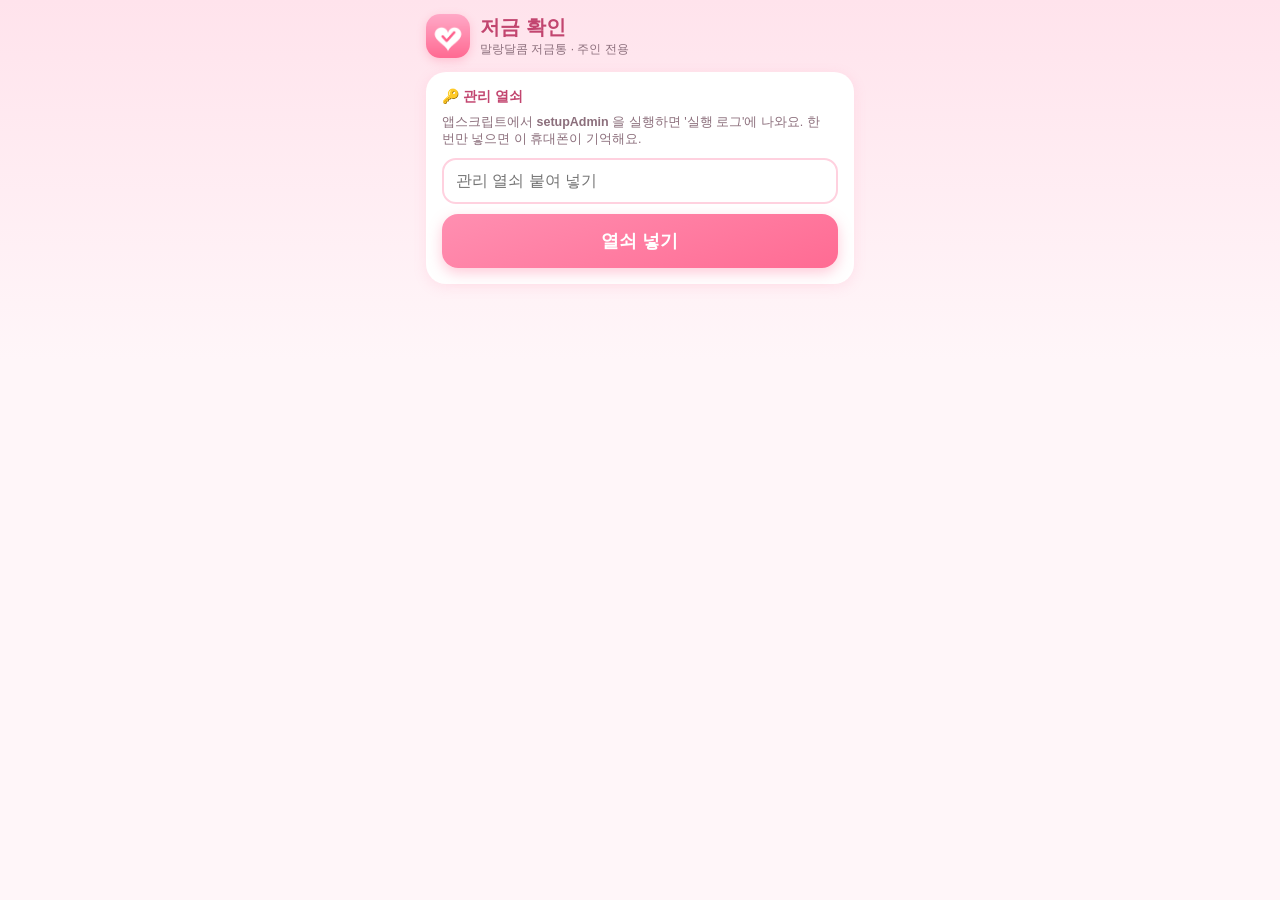
<file: piggy-check/index.html>
<!doctype html>
<html lang="ko">
<head>
<meta charset="utf-8">
<meta name="viewport" content="width=device-width, initial-scale=1, viewport-fit=cover">
<meta name="robots" content="noindex, nofollow">
<meta name="theme-color" content="#ff8fb1">
<meta name="apple-mobile-web-app-capable" content="yes">
<meta name="apple-mobile-web-app-title" content="저금 확인">
<link rel="manifest" href="manifest.json">
<link rel="icon" href="icon-192.png">
<link rel="apple-touch-icon" href="apple-touch-icon.png">
<title>저금 확인 · 말랑달콤</title>
<!-- 말랑달콤 다이어리 - piggy-check/index.html
     📱 저금 확인 앱 (주인 전용) : 휴대폰에서 저금 코드를 찾아 버튼 하나로 '저금 확인' (시트에서 ☑ 체크한 것과 똑같아요)
     - 서버 : 말랑달콤사람들_앱스크립트.gs (admin_find · admin_save) · 관리 열쇠가 맞아야만 동작 (처음 한 번 setupAdmin 실행 → 열쇠를 여기에 넣기)
     - 확실하게 : 요청마다 번호를 붙여 보내요 → 인터넷이 끊겨 다시 보내도 한 번만 처리
                  처리된 뒤 시트를 다시 읽어서 🎀 · 🍬 전체 끝나는 날 · 저금 횟수가 맞는지 확인 → 맞으면 '저금 확인 완료' 창
     - 맨 위 탭 3개 : 💗 저금 확인 · 🎁 아이템 주기 · 🖼️ 배경화면 주기 (같은 저금 코드 검색을 쓰고, 탭마다 그 일만 보여요)
     - 🎁 아이템 주기 : 🪙 코인 · 🎀 마스킹테이프 · 🍬 달콤배경지(전체 또는 디자인 하나하나 + 기간) · 🎁 캡슐 스티커(여러 개 + 기간) (admin_give · 확인 창 → 보내기 → 결과 창)
     - 🖼️ 배경화면 주기 : 번호로 골라서 · 드라이브 폴더 링크가 자동으로 전해져요 (admin_give · walls)
     - 기간은 '원래 남은 기간 + 새 기간'으로 더해져요 · 결과 창에 '원래 D-15 + 30일 = D-45' 로 보여 줘요
     - 놓치지 않게 : 보내기 전에 이 휴대폰에 '보내는 중'을 적어 두고 · 결과 창이 뜰 때까지 지우지 않아요 (앱이 닫혀도 다시 열면 '이어서 확인하기' 창이 떠요 · 같은 요청 번호라 두 번 들어가지 않아요)
                  카드의 '📬 알림 대기'는 받는 분이 아직 도착 창을 안 본 상태예요 (다이어리를 열면 떠요)
     - 📲 홈 화면에 설치 : 맨 위 하트 로고를 5번 톡톡 누르면 숨은 설치 칸이 열려요
     - 다이어리 어디에도 이 주소는 없어요 (softsweetdiary.com/piggy-check/) · 검색에도 안 나와요 -->
<style>
    :root { --pink: #ff6b93; --deep: #c2456f; --soft: #fff0f5; --line: #ffd1df; --text: #5a4650; --sub: #8c6f7c; --ok: #2fa66b; }
    * { box-sizing: border-box; -webkit-tap-highlight-color: transparent; }
    html, body { margin: 0; }
    body { min-height: 100vh; background: linear-gradient(180deg, #ffe3ec, #fff6f9 40%); color: var(--text); font-family: -apple-system, BlinkMacSystemFont, "Apple SD Gothic Neo", "Malgun Gothic", "Noto Sans KR", sans-serif; word-break: keep-all; }
    .wrap { max-width: 460px; margin: 0 auto; padding: calc(14px + env(safe-area-inset-top)) 16px 40px; }
    .top { display: flex; align-items: center; gap: 10px; margin-bottom: 14px; }
    .logo { width: 44px; height: 44px; border-radius: 14px; box-shadow: 0 3px 10px rgba(255, 107, 147, .3); user-select: none; -webkit-user-select: none; cursor: pointer; }
    .top h1 { margin: 0; font-size: 20px; color: var(--deep); }
    .top small { display: block; font-size: 12px; color: var(--sub); font-weight: normal; }
    .card { background: #fff; border-radius: 20px; padding: 16px; box-shadow: 0 3px 14px rgba(255, 120, 160, .14); margin-bottom: 12px; }
    .card[hidden], [hidden] { display: none !important; }
    label.t { display: block; font-weight: bold; color: var(--deep); margin-bottom: 8px; font-size: 14px; }
    .search { display: flex; align-items: center; gap: 6px; border: 2.5px solid var(--line); border-radius: 16px; padding: 4px 6px 4px 12px; background: #fff; }
    .search:focus-within { border-color: var(--pink); }
    .search b { color: var(--sub); font-size: 18px; }
    .search input { flex: 1; min-width: 0; border: 0; outline: 0; font-size: 22px; font-weight: bold; letter-spacing: .06em; padding: 8px 0; color: var(--text); background: none; text-transform: uppercase; font-family: inherit; }
    .search button { border: 0; background: var(--soft); color: var(--sub); border-radius: 10px; font-size: 16px; width: 36px; height: 36px; }
    .hint { font-size: 12.5px; color: var(--sub); margin: 8px 2px 0; }
    .state { text-align: center; color: var(--sub); font-size: 14px; padding: 18px 8px; }
    .m { border: 2px solid var(--line); border-radius: 18px; padding: 14px; margin-top: 10px; background: #fffafc; }
    .m-code { font-size: 24px; font-weight: 900; color: var(--deep); letter-spacing: .04em; }
    .m-rows { display: grid; grid-template-columns: auto 1fr; gap: 4px 10px; margin: 10px 0 12px; font-size: 13.5px; }
    .m-rows dt { color: var(--sub); }
    .m-rows dd { margin: 0; font-weight: bold; }
    .m-rows dd.on { color: var(--ok); }
    .btn { display: flex; width: 100%; align-items: center; justify-content: center; gap: 6px; border: 0; border-radius: 16px; padding: 15px; font-size: 18px; font-weight: 900; font-family: inherit; color: #fff; background: linear-gradient(160deg, #ff8fb1, var(--pink)); box-shadow: 0 5px 14px rgba(255, 107, 147, .35); }
    .btn:active { transform: scale(.98); }
    .btn:disabled { opacity: .55; box-shadow: none; }
    .btn.done { background: linear-gradient(160deg, #6fd39f, var(--ok)); box-shadow: 0 5px 14px rgba(47, 166, 107, .3); opacity: 1; }
    .btn.sub { background: #fff; color: var(--deep); border: 2px solid var(--line); box-shadow: none; font-size: 15px; padding: 11px; }
    .spin { width: 18px; height: 18px; border: 3px solid rgba(255, 255, 255, .5); border-top-color: #fff; border-radius: 50%; animation: sp .8s linear infinite; }
    @keyframes sp { to { transform: rotate(360deg); } }
    .key input { width: 100%; border: 2.5px solid var(--line); border-radius: 14px; padding: 12px; font-size: 16px; font-family: inherit; margin-bottom: 10px; }
    .err { color: #d6336c; font-size: 13px; margin: 0 0 10px; }
    .foot { text-align: center; margin-top: 18px; font-size: 12px; color: var(--sub); }
    .foot button { border: 0; background: none; color: var(--sub); text-decoration: underline; font-family: inherit; font-size: 12px; }
    .install p { font-size: 13.5px; line-height: 1.6; margin: 0 0 10px; }
    .install ol { margin: 0 0 10px; padding-left: 20px; font-size: 13.5px; line-height: 1.7; }
    .btn.gift { margin-top: 8px; background: linear-gradient(160deg, #b79bff, #8f6bf0); box-shadow: 0 5px 14px rgba(143, 107, 240, .3); }
    /* 🎁 아이템 주기 창 */
    .pop-box.wide { width: min(400px, 100%); max-height: 92vh; overflow-y: auto; text-align: left; padding: 20px 16px 16px; }
    .g-who { text-align: center; font-size: 13px; color: var(--sub); margin-bottom: 10px; }
    .g-who b { display: block; font-size: 22px; color: var(--deep); letter-spacing: .04em; }
    .g-row { border: 2px solid var(--line); border-radius: 16px; padding: 10px 12px; margin-bottom: 8px; background: #fffafc; }
    .g-row h4 { margin: 0 0 8px; font-size: 14px; color: var(--deep); }
    .g-row h4 small { font-weight: normal; color: var(--sub); font-size: 12px; }
    .g-num { display: flex; align-items: center; gap: 8px; }
    .g-num input { width: 84px; border: 2.5px solid var(--line); border-radius: 12px; padding: 9px 8px; font-size: 18px; font-weight: bold; text-align: center; font-family: inherit; color: var(--text); }
    .g-num input:focus { outline: 0; border-color: var(--pink); }
    .g-num span { font-size: 14px; color: var(--sub); }
    .chips { display: flex; flex-wrap: wrap; gap: 6px; margin-top: 8px; }
    .chip { border: 2px solid var(--line); background: #fff; color: var(--sub); border-radius: 999px; padding: 6px 11px; font-size: 13px; font-family: inherit; }
    .chip.on { border-color: var(--pink); background: var(--soft); color: var(--deep); font-weight: bold; }
    .chip.st { border-radius: 12px; }
    .chip.own { border-style: dashed; }
    .g-sum { background: var(--soft); border-radius: 14px; padding: 10px; font-size: 14px; line-height: 1.7; margin: 4px 0 12px; }
    .g-sum b { color: var(--deep); }
    /* 결과 창 (닫기를 눌러야 닫혀요) */
    .pop { position: fixed; inset: 0; z-index: 10; display: flex; align-items: center; justify-content: center; padding: 20px; background: rgba(90, 40, 60, .4); }
    .pop-box { width: min(340px, 100%); background: #fff; border-radius: 26px; padding: 26px 20px 18px; text-align: center; animation: pin .35s cubic-bezier(.3, 1.6, .5, 1); }
    @keyframes pin { from { transform: scale(.7); opacity: 0; } }
    .pop-ic { width: 76px; height: 76px; margin: 0 auto 10px; border-radius: 50%; display: grid; place-items: center; font-size: 40px; color: #fff; background: var(--ok); box-shadow: 0 6px 18px rgba(47, 166, 107, .35); }
    .pop-ic.bad { background: #ff9f43; box-shadow: 0 6px 18px rgba(255, 159, 67, .35); }
    .pop-t { font-size: 21px; font-weight: 900; color: var(--text); margin-bottom: 6px; }
    .pop-s { font-size: 14px; color: var(--sub); line-height: 1.6; margin-bottom: 14px; }
    .pop-d { background: var(--soft); border-radius: 14px; padding: 10px; font-size: 14px; line-height: 1.7; margin-bottom: 14px; }
    .pop-d b { color: var(--deep); }
    .pop-btns { display: grid; gap: 8px; }
    .tabs { display: grid; grid-template-columns: repeat(3, 1fr); gap: 6px; margin-bottom: 12px; }
    .tab { border: 2px solid var(--line); background: #fff; color: var(--sub); border-radius: 14px; padding: 10px 2px; font-size: 13px; font-weight: bold; font-family: inherit; line-height: 1.3; }
    .tab.on { border-color: var(--pink); background: var(--soft); color: var(--deep); box-shadow: 0 3px 10px rgba(255, 107, 147, .2); }
    .m-rows dd.wait { color: #d98a00; }
    .add { display: block; font-size: 12.5px; color: var(--sub); font-weight: normal; }
    .add b { color: var(--deep); }
    .btn.wall { background: linear-gradient(160deg, #7ec8ff, #4aa3ee); box-shadow: 0 5px 14px rgba(74, 163, 238, .3); }
</style>
</head>
<body>
<div class="wrap">
    <div class="top">
        <img class="logo" id="logo" src="icon-192.png" alt="">
        <h1>저금 확인 <small>말랑달콤 저금통 · 주인 전용</small></h1>
    </div>

    <!-- 📲 홈 화면에 설치 (로고를 5번 누르면 열려요) -->
    <div class="card install" id="install" hidden>
        <label class="t">📲 홈 화면에 앱 아이콘 만들기</label>
        <div id="installBody"></div>
        <button class="btn sub" type="button" onclick="document.getElementById('install').hidden = true">접기</button>
    </div>

    <!-- 🔑 관리 열쇠 (처음 한 번) -->
    <div class="card key" id="keyCard" hidden>
        <label class="t">🔑 관리 열쇠</label>
        <p class="hint" style="margin:0 0 10px">앱스크립트에서 <b>setupAdmin</b> 을 실행하면 '실행 로그'에 나와요. 한 번만 넣으면 이 휴대폰이 기억해요.</p>
        <input id="keyIn" type="text" autocomplete="off" autocapitalize="off" spellcheck="false" placeholder="관리 열쇠 붙여 넣기">
        <p class="err" id="keyErr" hidden></p>
        <button class="btn" id="keyBtn" type="button" onclick="keySave()">열쇠 넣기</button>
    </div>

    <!-- 💗 저금 확인 · 🎁 아이템 주기 · 🖼️ 배경화면 주기 -->
    <div class="tabs" id="tabs" hidden>
        <button type="button" class="tab" data-t="save" onclick="tabSet('save')">💗<br>저금 확인</button>
        <button type="button" class="tab" data-t="give" onclick="tabSet('give')">🎁<br>아이템 주기</button>
        <button type="button" class="tab" data-t="wall" onclick="tabSet('wall')">🖼️<br>배경화면 주기</button>
    </div>

    <!-- 🔍 저금 코드 찾기 -->
    <div class="card" id="main" hidden>
        <label class="t" for="q" id="tabTitle">💗 저금 코드</label>
        <div class="search">
            <b>말랑</b>
            <input id="q" type="text" inputmode="text" autocomplete="off" autocapitalize="characters" spellcheck="false" maxlength="10" oninput="onType()">
            <button type="button" onclick="clearQ()" aria-label="지우기">✕</button>
        </div>
        <p class="hint" id="tabHint">채팅에 온 저금 코드를 적으면 바로 찾아요 (말랑은 빼고 적어도 돼요)</p>
        <div id="list"></div>
    </div>

    <div class="foot" id="foot" hidden><button type="button" onclick="keyReset()">🔑 열쇠 다시 넣기</button></div>
</div>
<div class="pop" id="pop" hidden></div>

<script>
    const API = 'https://script.google.com/macros/s/AKfycbzuhJ24tR7VbfKfX-lGI8-BRpPDx3d_J0UwR9x94RxPd2H3mvJiea-vn7EvRRCt2IgMag/exec';   // '말랑달콤 사람들' 서버 (다이어리 js/presence.js 의 MEMBER_API_URL 과 같아요)
    const KEY_LOCAL = 'pc_key';
    const $ = id => document.getElementById(id);
    const st = { key: '', list: [], t: 0, seq: 0, busy: '', tab: 'save' };
    const TAB_LOCAL = 'pc_tab', PEND = 'pc_pending';
    try { st.key = localStorage.getItem(KEY_LOCAL) || ''; st.tab = ['save', 'give', 'wall'].includes(localStorage.getItem(TAB_LOCAL)) ? localStorage.getItem(TAB_LOCAL) : 'save'; } catch (e) {}

    /* 서버에 보내기 (끊기면 몇 번 더 · 같은 내용을 다시 보내도 안전한 것만) */
    async function api(body, tries, ms) {
        let last = { ok: false, error: 'network' };
        for (let i = 0; i < (tries || 1); i++) {
            if (i) await new Promise(r => setTimeout(r, 1200 * i));
            try {
                const ctl = new AbortController(), tm = setTimeout(() => ctl.abort(), ms || 20000);
                const res = await fetch(API, { method: 'POST', body: JSON.stringify(Object.assign({ key: st.key }, body)), signal: ctl.signal });
                clearTimeout(tm);
                last = await res.json();
                if (last && (last.ok || last.error !== 'server')) return last;
            } catch (e) { last = { ok: false, error: 'network' }; }
        }
        return last;
    }
    const esc = t => String(t).replace(/[&<>"']/g, c => ({ '&': '&amp;', '<': '&lt;', '>': '&gt;', '"': '&quot;', "'": '&#39;' })[c]);
    const dLeft = d => { if (!d) return ''; const n = Math.round((new Date(d + 'T00:00:00') - new Date(new Date().toDateString())) / 86400000); return n > 0 ? 'D-' + n : 'D-day'; };
    const nameOf = (list, id) => (list.find(x => x[0] === id) || [id, id])[1];
    const passRows = (all, one, list) => [all ? `🌈 전체 ${esc(all)}까지 (${dLeft(all)})` : '']          // 전체 + 디자인별 끝나는 날 (한 줄씩)
        .concat(Object.keys(one || {}).map(id => `${esc(nameOf(list, id))} ${esc(one[id])}까지 (${dLeft(one[id])})`)).filter(Boolean).join('<br>');
    const md = d => { const x = new Date(d + 'T00:00:00'); return `${x.getFullYear()}년 ${x.getMonth() + 1}월 ${x.getDate()}일`; };

    const TAB_INFO = {
        save: ['💗 저금 코드', '채팅에 온 저금 코드를 적으면 바로 찾아요 (말랑은 빼고 적어도 돼요)'],
        give: ['🎁 아이템 받을 사람의 저금 코드', '🪙 코인 · 🎀 · 🍬 · 🎁 스티커를 줄 사람의 저금 코드를 적어 주세요'],
        wall: ['🖼️ 배경화면 받을 사람의 저금 코드', '채팅에 온 \'배경화면 N번 말랑XXXX\' 의 저금 코드를 적어 주세요']
    };
    function tabSet(t) {
        st.tab = t; try { localStorage.setItem(TAB_LOCAL, t); } catch (e) {}
        tabUi();
        if (st.list.length) render();
    }
    function tabUi() {
        document.querySelectorAll('#tabs .tab').forEach(b => b.classList.toggle('on', b.dataset.t === st.tab));
        $('tabTitle').textContent = TAB_INFO[st.tab][0]; $('tabHint').textContent = TAB_INFO[st.tab][1];
    }
    /* 🛟 보내는 중 기록 (결과 창이 뜰 때까지 지우지 않아요 → 앱이 닫혀도 이어서 확인) */
    const pendSet = x => { try { localStorage.setItem(PEND, JSON.stringify(Object.assign({ at: Date.now() }, x))); } catch (e) {} };
    const pendClear = () => { try { localStorage.removeItem(PEND); } catch (e) {} };
    const pendGet = () => { try { const x = JSON.parse(localStorage.getItem(PEND)); return x && x.code && Date.now() - x.at < 6 * 3600000 ? x : null; } catch (e) { return null; } };   // 서버가 같은 요청을 기억하는 6시간 안에서만

    /* ---------- 🔑 열쇠 ---------- */
    function showMain() {
        $('keyCard').hidden = !!st.key; $('main').hidden = !st.key; $('foot').hidden = !st.key; $('tabs').hidden = !st.key;
        tabUi();
        if (st.key) { setTimeout(() => $('q').focus(), 50); resumeCheck(); }
    }
    async function keySave() {
        const k = $('keyIn').value.trim(); if (!k) return;
        const b = $('keyBtn'); b.disabled = true; b.innerHTML = '<span class="spin"></span> 확인 중…'; $('keyErr').hidden = true;
        const old = st.key; st.key = k;
        const r = await api({ action: 'admin_hello' }, 3);
        b.disabled = false; b.textContent = '열쇠 넣기';
        if (r.ok) { try { localStorage.setItem(KEY_LOCAL, k); } catch (e) {} showMain(); return; }
        st.key = old;
        $('keyErr').textContent = r.error === 'key' ? '열쇠가 맞지 않아요. 다시 확인해 주세요.' : '서버에 연결하지 못했어요. 인터넷을 확인해 주세요.';
        $('keyErr').hidden = false;
    }
    function keyReset() { st.key = ''; try { localStorage.removeItem(KEY_LOCAL); } catch (e) {} $('keyIn').value = ''; showMain(); }

    /* ---------- 🔍 찾기 (적는 동안 0.4초 쉬면 찾아요) ---------- */
    const norm = v => v.replace(/^말랑/, '').replace(/\s/g, '').toUpperCase();
    function onType() {
        clearTimeout(st.t);
        const q = norm($('q').value);
        if (q.length < 2) { $('list').innerHTML = q ? '<div class="state">두 글자 이상 적어 주세요</div>' : ''; return; }
        st.t = setTimeout(() => find(q), 400);
    }
    function clearQ() { $('q').value = ''; $('list').innerHTML = ''; $('q').focus(); }
    async function find(q) {
        const my = ++st.seq;
        $('list').innerHTML = '<div class="state">🔍 찾는 중…</div>';
        const r = await api({ action: 'admin_find', q }, 2);
        if (my !== st.seq) return;                                   // 그 사이 더 적었으면 버려요
        if (!r.ok) { $('list').innerHTML = `<div class="state">${r.error === 'key' ? '🔑 열쇠가 맞지 않아요' : '📶 서버에 연결하지 못했어요. 다시 적어 보세요'}</div>`; if (r.error === 'key') keyReset(); return; }
        st.list = r.list || [];
        render();
    }
    function render() {
        const wait = m => m.pending ? '<dt>📬 알림</dt><dd class="wait">받는 분이 아직 안 봤어요 · 다이어리를 열면 떠요</dd>' : '';
        const rows = (m, tab) => tab === 'wall' ? `
              <dt>🖼️ 배경화면</dt><dd class="${(m.walls || []).length ? 'on' : ''}">${(m.walls || []).length ? m.walls.map(n => esc(wallLabel(n))).join('<br>') : '없음'}</dd>${wait(m)}
              <dt>마지막 접속</dt><dd>${esc(m.last || '-')} ${esc(m.dev || '')}</dd>` : `
              <dt>🎀 테이프</dt><dd class="${passRows(m.tape, m.tp, TAPES) ? 'on' : ''}">${passRows(m.tape, m.tp, TAPES) || '없음'}</dd>
              <dt>🍬 배경지</dt><dd class="${passRows(m.pat, m.pp, PATS) ? 'on' : ''}">${passRows(m.pat, m.pp, PATS) || '없음'}</dd>${wait(m)}
              ${tab === 'save' ? `<dt>저금</dt><dd>${m.count}번</dd>` : ''}
              <dt>마지막 접속</dt><dd>${esc(m.last || '-')} ${esc(m.dev || '')}</dd>`;
        const btns = (m, i) => st.tab === 'save' ? (m.done ? `<button class="btn done" type="button" disabled>✅ 방금 저금 확인했어요</button>` : `<button class="btn" type="button" id="sv${i}" onclick="save(${i})">💗 저금 확인</button>`)
            : st.tab === 'give' ? `<button class="btn gift" type="button" onclick="giveOpen(${i}, 'item')">🎁 아이템 주기</button>`
            : `<button class="btn wall" type="button" onclick="giveOpen(${i}, 'wall')">🖼️ 배경화면 주기</button>`;
        $('list').innerHTML = st.list.length ? st.list.map((m, i) => `
          <div class="m">
            <div class="m-code">${esc(m.code)}</div>
            <dl class="m-rows">${rows(m, st.tab)}</dl>
            ${btns(m, i)}
          </div>`).join('') : '<div class="state">🙈 그런 저금 코드가 없어요</div>';
    }
    /* '원래 D-15 + 30일 = D-45' (없던 거면 '30일 새로 열렸어요') */
    const addLine = (from, add, until) => !add ? '' : from ? `<span class="add">원래 <b>${dLeft(from)}</b> + <b>${add}일</b> = <b>${dLeft(until)}</b></span>` : `<span class="add"><b>${add}일</b> 새로 열렸어요</span>`;
    const SENT = '📬 받는 분이 다이어리를 열면 알림 창이 떠요 (안 쓰고 있어도 서버에 안전하게 남아 있다가 접속하면 떠요)';

    /* ---------- 💗 저금 확인 : 보내기 → 시트를 다시 읽어서 맞는지 확인 → 완료 창 ---------- */
    function save(i, rid) { const m = st.list[i]; if (m) saveCode(m.code, rid); }
    async function saveCode(code, rid) {
        if (!code || st.busy) return;
        rid = rid || (Date.now().toString(36) + Math.random().toString(36).slice(2, 10));
        st.busy = rid;
        const i = st.list.findIndex(x => x.code === code), b = $('sv' + i);
        if (b) { b.disabled = true; b.innerHTML = '<span class="spin"></span> 저금 확인 중…'; }
        pendSet({ kind: 'save', code, rid });                                          // 결과 창이 뜰 때까지 지우지 않아요
        let ok = false, now = null, r = { ok: false, error: 'network' };
        try {
            r = await api({ action: 'admin_save', code, rid }, 4);                       // 같은 번호(rid)라 몇 번 보내도 한 번만 처리돼요
            if (r.ok) {
                if (b) b.innerHTML = '<span class="spin"></span> 시트에 잘 적혔는지 확인 중…';
                const f = await api({ action: 'admin_find', q: code }, 4);
                now = f.ok ? (f.list || []).find(x => x.code === code) : null;
                ok = !!now && now.tape === r.tape && now.pat === r.pat && now.count === r.count;
            }
        } catch (e) { ok = false; }
        st.busy = '';
        if (ok || r.error === 'none' || r.error === 'key') pendClear();                 // 처리됐거나 처리될 수 없는 건 기록을 지워요 · 불안한 건 남겨 둬요 (다시 시도 · 이어서 확인)
        try {
            if (ok) { const k = st.list.findIndex(x => x.code === code); if (k >= 0) st.list[k] = Object.assign({}, now, { done: true }); render(); popOk(r); }
            else { if (b) { b.disabled = false; b.textContent = '💗 저금 확인'; } popBad(code, rid, r); }
        } catch (e) { pop('<div class="pop-ic bad">!</div><div class="pop-t">결과를 보여 주지 못했어요</div><div class="pop-s">앱을 다시 열면 \'이어서 확인하기\' 창이 떠요.</div><div class="pop-btns"><button class="btn sub" type="button" onclick="unpop()">닫기</button></div>'); }
    }
    function popOk(r) {
        pop(`<div class="pop-ic">✓</div>
          <div class="pop-t">저금 확인 완료!</div>
          <div class="pop-s">시트에 잘 적힌 것까지 확인했어요 💕</div>
          <div class="pop-d"><b>${esc(r.code)}</b><br>🎀 마스킹테이프 전체 <b>${md(r.tape)}</b>까지 (${dLeft(r.tape)})${addLine(r.tfrom, r.add, r.tape)}<br>🍬 달콤배경지 전체 <b>${md(r.pat)}</b>까지 (${dLeft(r.pat)})${addLine(r.pfrom, r.add, r.pat)}<br>${r.count}번째 저금</div>
          <div class="pop-s" style="font-size:12.5px">${SENT}</div>
          <div class="pop-btns"><button class="btn" type="button" onclick="unpop()">닫기</button></div>`);
    }
    function popBad(code, rid, r) {
        const why = !r.ok && r.error === 'key' ? '관리 열쇠가 맞지 않아요.' : !r.ok && r.error === 'none' ? '그 저금 코드를 시트에서 찾지 못했어요.'
            : r.ok ? '저금 확인은 보냈는데, 시트에서 확인하지 못했어요.' : '인터넷이 불안해서 서버에 닿지 못했어요.';
        st.retry = { code, rid };
        pop(`<div class="pop-ic bad">!</div>
          <div class="pop-t">아직 확인되지 않았어요</div>
          <div class="pop-s">${why}<br><b>다시 시도</b>를 눌러 주세요.<br><small>같은 요청으로 다시 보내서, 여러 번 눌러도 30일이 두 번 늘지 않아요.</small></div>
          <div class="pop-btns">${r.error === 'none' || r.error === 'key' ? '' : '<button class="btn" type="button" onclick="retry()">다시 시도</button>'}
            <button class="btn sub" type="button" onclick="unpop()">닫기</button></div>`);
    }
    function retry() { const x = st.retry; unpop(); if (x) saveCode(x.code, x.rid); }
    function pop(html) { $('pop').innerHTML = `<div class="pop-box">${html}</div>`; $('pop').hidden = false; }
    function unpop() { $('pop').hidden = true; $('pop').innerHTML = ''; }

    /* ---------- 🛟 앱이 닫혔다 열렸을 때 : 끝나지 않은 보내기가 있으면 이어서 확인 ---------- */
    function resumeCheck() {
        const p = pendGet(); if (!p || !st.key || !$('pop').hidden) return;
        pop(`<div class="pop-ic bad">!</div><div class="pop-t">끝나지 않은 ${p.kind === 'save' ? '저금 확인' : '선물'}이 있어요</div>
          <div class="pop-s"><b>${esc(p.code)}</b> 에게 보내던 중에 앱이 닫혔어요.<br>다시 확인하면 이미 들어간 건 두 번 들어가지 않아요.</div>
          <div class="pop-btns"><button class="btn" type="button" onclick="resumeGo()">이어서 확인하기</button>
            <button class="btn sub" type="button" onclick="resumeDrop()">지우기 (보내지 않았어요)</button></div>`);
    }
    function resumeGo() {
        const p = pendGet(); unpop(); if (!p) return;
        if (p.kind === 'save') return saveCode(p.code, p.rid);
        if (p.gv) { Object.assign(gv, p.gv, { busy: false }); giveSend(); }
    }
    function resumeDrop() { pendClear(); unpop(); }

    /* ---------- 🎁 아이템 주기 · 🖼️ 배경화면 주기 : 고르기 → 확인 → 보내기 → 결과 ---------- */
    const STICKERS = [['s3', '튤립 속 아기 토끼'], ['s7', '벚꽃 고양이'], ['s15', '꽃바구니 곰돌이'], ['s30', '딸기모자 햄스터'], ['s50', '꽃 양'],
        ['s100', '꽃 화관 토끼 공주'], ['c7', '방긋 해바라기'], ['c14', '무지개 구름이'], ['c21', '하트 풍선 병아리'], ['cfull', '딸기 케이크']];
    const TAPES = [['dot', '딸기우유 도트'], ['mint', '민트 사선'], ['gingham', '라벤더 깅엄'], ['heart', '레몬 하트'], ['cloud', '하늘 구름'], ['flower', '복숭아 꽃'], ['star', '밤하늘 별'], ['cherry', '체리 체리'], ['wave', '바다 물결'], ['rainbow', '무지개 줄무늬'], ['stripe', '캔디 줄무늬'], ['kraft', '크라프트 바느질'], ['grid', '모눈 투명'], ['lace', '화이트 레이스'], ['love', '러블리 글씨'], ['coral', '코랄 단색']];      // js/tape.js 의 TAPES (id · 이름)
    const PATS = [['flower-gingham', '블루 플라워 깅엄'], ['tomato', '토마토 피크닉'], ['tea-quilt', '찻잔 퀼트'], ['meadow', '물망초 들판']];      // js/patterns.js 의 달콤배경지(tier 'paid') (id · 이름)
    const DAY_CHIPS = [7, 14, 30, 60, 90];
    const gv = { i: -1, code: '', mode: 'item', coins: 0, tsel: [], tdays: 30, psel: [], pdays: 30, sdays: 30, sel: [], wsel: [], rid: '', busy: false };
    let WALLS = null;                                          // 🖼️ 배경화면 목록 [{ no, name, kind }] (다이어리에 보이는 것 · 서버 ?action=walls)
    const wallLabel = n => { const w = (WALLS || []).find(x => x.no === n), pc = n >= 1000, num = pc ? n - 1000 : n; return `${pc ? '💻' : '📱'} ${num}번${w ? ' ' + w.name : ''}`; };
    async function wallsLoad() {
        for (let i = 0; i < 3 && !WALLS; i++) {
            try { const r = await (await fetch(API + '?action=walls')).json(); if (r && r.ok && Array.isArray(r.items)) WALLS = r.items.map(x => ({ no: x.no, n: x.n, name: x.name, kind: x.kind })).sort((a, b) => a.no - b.no); } catch (e) {}
        }
    }
    const IN = { tdays: 'gTd', pdays: 'gPd', sdays: 'gSd' }, CH = { tdays: 'chipsT', pdays: 'chipsP', sdays: 'chipsSd' };
    const num = (id, max) => Math.max(0, Math.min(max, Math.floor(+($(id) && $(id).value) || 0)));
    async function giveOpen(i, mode) {
        if (!st.list[i]) return;
        Object.assign(gv, { i, code: st.list[i].code, mode: mode || 'item', coins: 0, tsel: [], tdays: 30, psel: [], pdays: 30, sdays: 30, sel: [], wsel: [], rid: '', busy: false });
        if (gv.mode === 'wall' && !WALLS) { pop('<div class="state"><span class="spin" style="border-color:rgba(194,69,111,.25);border-top-color:var(--deep)"></span><br><br>배경화면 목록을 불러오는 중…</div>'); await wallsLoad(); }
        giveForm();
    }
    function giveForm() {
        const m = st.list[gv.i] || { code: gv.code }, wall = gv.mode === 'wall';
        const dayChips = (key) => DAY_CHIPS.map(d => `<button type="button" class="chip ${gv[key] === d ? 'on' : ''}" onclick="gSet('${key}', ${d})">${d}일</button>`).join('');
        const pick = (kind, list) => ['all'].concat(list.map(x => x[0])).map(id => `<button type="button" class="chip st ${gv[kind].includes(id) ? 'on' : ''}" onclick="gPick('${kind}', '${id}')">${id === 'all' ? '🌈 전체' : esc(nameOf(list, id))}</button>`).join('');
        const days = (key, inId, chipId) => `<div class="g-num" style="margin-top:10px"><input id="${inId}" type="number" inputmode="numeric" min="1" max="365" value="${gv[key] || ''}" placeholder="30" oninput="gRead(); gChips('${key}')"><span>일 동안</span></div>
            <div class="chips" id="${chipId}">${dayChips(key)}</div>`;
        const items = `
          <div class="g-row"><h4>🪙 코인 <small>랜덤박스에서 쓰는 코인</small></h4>
            <div class="g-num"><input id="gCoins" type="number" inputmode="numeric" min="0" max="99" value="${gv.coins || ''}" placeholder="0" oninput="gRead()"><span>개</span></div></div>
          <div class="g-row"><h4>🎀 마스킹테이프 <small>전체 또는 골라서 · 안 줄 거면 비워 두세요</small></h4>
            <div class="chips">${pick('tsel', TAPES)}</div>${days('tdays', 'gTd', 'chipsT')}</div>
          <div class="g-row"><h4>🍬 달콤배경지 <small>전체 또는 골라서 · 안 줄 거면 비워 두세요</small></h4>
            <div class="chips">${pick('psel', PATS)}</div>${days('pdays', 'gPd', 'chipsP')}</div>
          <div class="g-row"><h4>🎁 캡슐 스티커 <small>여러 개 골라도 돼요</small></h4>
            <div class="chips">${STICKERS.map(([id, nm]) => `<button type="button" class="chip st ${gv.sel.includes(id) ? 'on' : ''}" onclick="gPick('sel', '${id}')">${esc(nm)}</button>`).join('')}</div>
            ${days('sdays', 'gSd', 'chipsSd')}</div>
          <p class="hint" style="margin:0 2px 10px">⏱ 기간은 <b>원래 남은 기간 뒤에 더해져요</b> (이미 가진 건 늘어나요)</p>`;
        const walls = `
          <div class="g-row"><h4>🖼️ 배경화면 <small>골라서 주면 드라이브 링크가 자동으로 가요</small></h4>
            ${WALLS === null ? '<p class="hint" style="margin:0">목록을 못 불러왔어요 (인터넷 확인 후 닫고 다시 열어 주세요)</p>'
              : !WALLS.length ? '<p class="hint" style="margin:0">다이어리에 보이는 배경화면이 아직 없어요</p>'
              : `<div class="chips" style="margin-top:0">${WALLS.map(w => `<button type="button" class="chip st ${gv.wsel.includes(w.no) ? 'on' : ''} ${(m.walls || []).includes(w.no) ? 'own' : ''}" onclick="gWall(${w.no})">${w.kind === 'pc' ? '💻' : '📱'} ${w.n || w.no}. ${esc(w.name)}${(m.walls || []).includes(w.no) ? ' ✓' : ''}</button>`).join('')}</div>
                 <p class="hint" style="margin:8px 0 0">✓ = 이미 준 배경화면 (다시 주면 링크가 도착 창에 한 번 더 떠요)</p>`}</div>`;
        pop(`<div class="g-who">${wall ? '🖼️ 배경화면 주기' : '🎁 아이템 주기'}<b>${esc(m.code)}</b></div>
          ${wall ? walls : items}
          <p class="err" id="gErr" hidden></p>
          <div class="pop-btns"><button class="btn ${wall ? 'wall' : 'gift'}" type="button" onclick="giveConfirm()">다음 · 확인하기</button>
            <button class="btn sub" type="button" onclick="unpop()">닫기</button></div>`);
        document.querySelector('.pop-box').classList.add('wide');
    }
    function gRead() { if (gv.mode === 'wall') return; gv.coins = num('gCoins', 99); gv.tdays = num('gTd', 365); gv.pdays = num('gPd', 365); gv.sdays = num('gSd', 365); }
    function gSet(key, d) { gRead(); gv[key] = d; $(IN[key]).value = d; gChips(key); }
    function gChips(key) {                                     // 눌린 기간 칸 표시만 다시 (입력 칸은 그대로)
        gRead();
        [...$(CH[key]).children].forEach((b, k) => b.classList.toggle('on', gv[key] === DAY_CHIPS[k]));
    }
    function gWall(no) { const a = gv.wsel, k = a.indexOf(no); if (k >= 0) a.splice(k, 1); else a.push(no); giveForm(); }
    function gPick(kind, id) {                                 // 🌈 전체를 고르면 개별은 풀리고, 개별을 고르면 전체가 풀려요
        gRead();
        const a = gv[kind], k = a.indexOf(id);
        if (k >= 0) a.splice(k, 1);
        else if (id === 'all') a.splice(0, a.length, 'all');
        else { const j = a.indexOf('all'); if (j >= 0) a.splice(j, 1); a.push(id); }
        giveForm();
    }
    const gNames = (ids, list) => ids.map(id => id === 'all' ? '전체' : esc(nameOf(list, id))).join(' · ');
    function giveSummary() {
        const rows = [];
        if (gv.mode === 'wall') {
            if (gv.wsel.length) rows.push(`🖼️ 배경화면 <b>${gv.wsel.length}개</b><br><small>${gv.wsel.slice().sort((a, b) => a - b).map(n => esc(wallLabel(n))).join(' · ')}</small>`);
            return rows;
        }
        if (gv.coins) rows.push(`🪙 코인 <b>${gv.coins}개</b>`);
        if (gv.tsel.length) rows.push(`🎀 마스킹테이프 <b>${gv.tsel[0] === 'all' ? '전체' : gv.tsel.length + '개'}</b> · <b>${gv.tdays}일</b>${gv.tsel[0] === 'all' ? '' : `<br><small>${gNames(gv.tsel, TAPES)}</small>`}`);
        if (gv.psel.length) rows.push(`🍬 달콤배경지 <b>${gv.psel[0] === 'all' ? '전체' : gv.psel.length + '개'}</b> · <b>${gv.pdays}일</b>${gv.psel[0] === 'all' ? '' : `<br><small>${gNames(gv.psel, PATS)}</small>`}`);
        if (gv.sel.length) rows.push(`🎁 캡슐 스티커 <b>${gv.sel.length}개</b> · 각 <b>${gv.sdays}일</b><br><small>${gv.sel.map(id => esc(STICKERS.find(x => x[0] === id)[1])).join(' · ')}</small>`);
        return rows;
    }
    function giveConfirm() {
        gRead();
        const wall = gv.mode === 'wall';
        const bad = wall ? (!gv.wsel.length ? '줄 배경화면을 하나 이상 골라 주세요' : '')
            : (!gv.coins && !gv.tsel.length && !gv.psel.length && !gv.sel.length) ? '줄 아이템을 하나 이상 골라 주세요'
            : (gv.tsel.length && gv.tdays < 1) ? '마스킹테이프 기간(일)을 적어 주세요'
            : (gv.psel.length && gv.pdays < 1) ? '달콤배경지 기간(일)을 적어 주세요'
            : (gv.sel.length && gv.sdays < 1) ? '스티커 기간(일)을 적어 주세요' : '';
        if (bad) { $('gErr').textContent = bad; $('gErr').hidden = false; return; }
        gv.rid = Date.now().toString(36) + Math.random().toString(36).slice(2, 10);       // 이 선물의 요청 번호 (다시 보내도 한 번만)
        pop(`<div class="pop-t" style="text-align:center">이렇게 줄까요?</div>
          <div class="g-sum"><b>${esc(gv.code)}</b> 에게<br>${giveSummary().join('<br>')}</div>
          <div class="pop-btns"><button class="btn ${wall ? 'wall' : 'gift'}" type="button" onclick="giveSend()">${wall ? '🖼️' : '🎁'} 보내기</button>
            <button class="btn sub" type="button" onclick="giveForm()">← 고치기</button></div>`);
    }
    async function giveSend() {
        if (gv.busy) return;
        gv.busy = true;
        const code = gv.code, wall = gv.mode === 'wall';
        pendSet({ kind: 'give', code, gv: Object.assign({}, gv, { busy: false }) });       // 결과 창이 뜰 때까지 지우지 않아요 (앱이 닫혀도 이어서 확인)
        pop(`<div class="state"><span class="spin" style="border-color:rgba(194,69,111,.25);border-top-color:var(--deep)"></span><br><br>선물을 보내는 중…</div>`);
        const body = wall ? { walls: gv.wsel } : { coins: gv.coins, tapes: gv.tsel, tdays: gv.tdays, pats: gv.psel, pdays: gv.pdays, stickers: gv.sel, sdays: gv.sdays };
        let r = { ok: false, error: 'network' }, ok = false;
        try {
            r = await api(Object.assign({ action: 'admin_give', code, rid: gv.rid }, body), 4, 45000);   // 같은 rid 라 몇 번 보내도 한 번만
            ok = !!r.ok;
            const reread = async () => { const f = await api({ action: 'admin_find', q: code }, 3); const now = f.ok ? (f.list || []).find(x => x.code === code) : null; const k = st.list.findIndex(x => x.code === code); if (now && k >= 0) st.list[k] = Object.assign({}, st.list[k], now); return now; };
            if (ok && !wall && (gv.tsel.length || gv.psel.length)) {   // 🎀 · 🍬 는 시트를 다시 읽어서 맞는지 확인
                const now = await reread();
                const same = (all, one, res) => !res || ((!res.all || all === res.all) && Object.keys(res.ids || {}).every(id => (one || {})[id] === res.ids[id]));
                ok = !!now && same(now.tape, now.tp, r.tape) && same(now.pat, now.pp, r.pat);
            }
            if (ok && wall) {                                          // 🖼️ 배경화면도 시트(배경화면 지급 탭)를 다시 읽어서 맞는지 확인
                const now = await reread();
                ok = !!now && gv.wsel.every(n => (now.walls || []).includes(n));
            }
        } catch (e) { ok = false; }
        gv.busy = false;
        if (ok || ['none', 'key', 'setup', 'bad', 'nofolder'].includes(r.error)) pendClear();   // 처리됐거나 처음부터 안 되는 건 기록을 지워요 · 불안한 건 남겨 둬요
        try { ok ? giveOk(r) : giveBad(r); render(); }
        catch (e) { pop('<div class="pop-ic bad">!</div><div class="pop-t">결과를 보여 주지 못했어요</div><div class="pop-s">앱을 다시 열면 \'이어서 확인하기\' 창이 떠요.</div><div class="pop-btns"><button class="btn sub" type="button" onclick="unpop()">닫기</button></div>'); }
    }
    function passDone(ic, res, list, days) {                    // 받은 디자인마다 끝나는 날 + '원래 + 새 기간'
        if (!res) return '';
        return (res.all ? [`<br>${ic} 🌈 전체 <b>${md(res.all)}</b>까지 (${dLeft(res.all)})${addLine(res.allFrom, days, res.all)}`] : [])
            .concat(Object.keys(res.ids || {}).map(id => `<br>${ic} ${esc(nameOf(list, id))} <b>${md(res.ids[id])}</b>까지 (${dLeft(res.ids[id])})${addLine((res.from || {})[id], days, res.ids[id])}`)).join('');
    }
    function stickDone(r) {                                     // 🎁 스티커마다 끝나는 날 · 🪙 코인 (더한 개수 → 지금 개수)
        const got = r.got || {};
        return Object.keys(got).map(id => `<br>🎁 ${esc((STICKERS.find(x => x[0] === id) || [id, id])[1])} <b>${md(got[id].until)}</b>까지 (${dLeft(got[id].until)})${addLine(got[id].from, r.sdays, got[id].until)}`).join('');
    }
    function giveOk(r) {
        const wall = gv.mode === 'wall';
        pop(`<div class="pop-ic">✓</div><div class="pop-t" style="text-align:center">선물 완료!</div>
          <div class="pop-d"><b>${esc(r.code)}</b><br>${giveSummary().join('<br>')}
            ${!wall && r.coins != null ? `<br>🪙 코인 <b>+${r.added || gv.coins}개</b> → 지금 <b>${r.coins}개</b>` : ''}${wall ? '' : passDone('🎀', r.tape, TAPES, gv.tdays) + passDone('🍬', r.pat, PATS, gv.pdays) + stickDone(r)}</div>
          <div class="pop-s" style="font-size:12.5px;text-align:center">${SENT}${wall ? '<br>🖼️ 배경화면은 알림 창에 링크가 붙어 있고 · 📱 배경화면 → 받기 에서도 볼 수 있어요' : ''}</div>
          <div class="pop-btns"><button class="btn" type="button" onclick="unpop()">닫기</button></div>`);
    }
    function giveBad(r) {
        const why = r.error === 'key' ? '관리 열쇠가 맞지 않아요.' : r.error === 'none' ? '그 저금 코드를 시트에서 찾지 못했어요.'
            : r.error === 'nofolder' ? `드라이브에서 <b>${esc(r.path || '배경화면 폴더')}</b> 폴더를 찾지 못했어요.<br>내 드라이브에 이 경로의 폴더가 있는지 확인해 주세요. (아무것도 보내지 않았어요)`
            : r.error === 'setup' ? '회원 서버에 랜덤박스 연결(GACHA_API_URL · GACHA_KEY)이 아직 안 되어 있어요.'
            : r.error === 'gacha' ? '🪙 코인 · 🎁 스티커를 랜덤박스 서버에 전하지 못했어요.' + (r.tape || r.pat ? '<br>(🎀 · 🍬 는 이미 들어갔어요)' : '')
            : r.ok ? '보냈는데 시트에서 확인하지 못했어요.' : '인터넷이 불안해서 서버에 닿지 못했어요.';
        const retry = !(r.error === 'none' || r.error === 'key' || r.error === 'setup' || r.error === 'bad' || r.error === 'nofolder');
        pop(`<div class="pop-ic bad">!</div><div class="pop-t" style="text-align:center">아직 완료되지 않았어요</div>
          <div class="pop-s" style="text-align:center">${why}<br><small>${retry ? '<b>다시 시도</b>는 같은 요청이라 이미 들어간 건 두 번 들어가지 않아요.' : ''}</small></div>
          <div class="pop-btns">${retry ? '<button class="btn" type="button" onclick="giveSend()">다시 시도</button>' : ''}
            <button class="btn sub" type="button" onclick="unpop()">닫기</button></div>`);
    }

    /* ---------- 📲 홈 화면에 설치 (숨김 : 로고 5번) ---------- */
    let installEv = null, taps = 0, tapT = 0;
    window.addEventListener('beforeinstallprompt', e => { e.preventDefault(); installEv = e; });
    $('logo').addEventListener('click', () => {
        clearTimeout(tapT); tapT = setTimeout(() => { taps = 0; }, 1500);
        if (++taps < 5) return;
        taps = 0; showInstall();
    });
    function showInstall() {
        const ua = navigator.userAgent, ios = /iPhone|iPad|iPod/.test(ua) || (/Macintosh/.test(ua) && navigator.maxTouchPoints > 1);
        const standalone = matchMedia('(display-mode: standalone)').matches || navigator.standalone;
        $('installBody').innerHTML = standalone ? '<p>✅ 이미 앱으로 열려 있어요. 홈 화면에 아이콘이 있어요!</p>'
            : installEv ? '<p>버튼을 누르고 <b>설치</b>를 누르면 홈 화면에 <b>저금 확인</b> 아이콘이 생겨요.</p><button class="btn" type="button" onclick="doInstall()" style="margin-bottom:8px">📲 홈 화면에 설치</button>'
            : ios ? '<ol><li><b>사파리</b>로 이 페이지를 열어요</li><li>아래쪽 <b>공유 버튼(□↑)</b>을 눌러요</li><li><b>홈 화면에 추가</b> → <b>추가</b></li></ol>'
            : '<ol><li>크롬 오른쪽 위 <b>⋮</b> 를 눌러요</li><li><b>홈 화면에 추가</b> (또는 <b>앱 설치</b>) → <b>설치</b></li></ol>';
        $('install').hidden = false;
    }
    async function doInstall() {
        if (!installEv) return showInstall();
        installEv.prompt();
        try { await installEv.userChoice; } catch (e) {}
        installEv = null; $('install').hidden = true;
    }

    if ('serviceWorker' in navigator) navigator.serviceWorker.register('../sw.js').catch(() => {});   // 앱 설치용 (다이어리와 같은 서비스 워커)
    showMain();
</script>
</body>
</html>
</file>
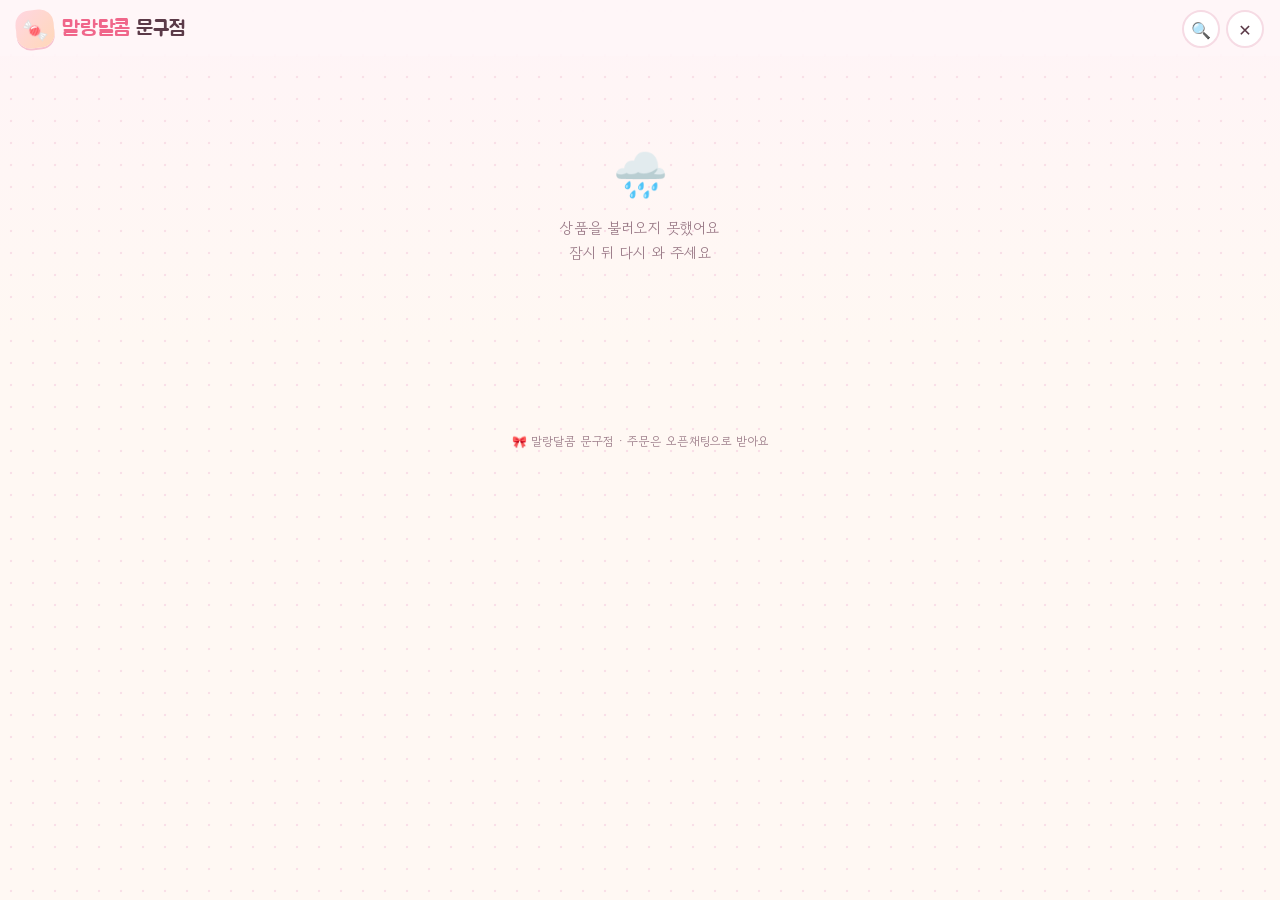
<file: shop/index.html>
<!DOCTYPE html>
<html lang="ko">
<head>
<meta charset="UTF-8">
<meta name="viewport" content="width=device-width, initial-scale=1, viewport-fit=cover">
<meta name="theme-color" content="#fff4f7">
<title>말랑달콤 문구점</title>
<link rel="icon" href="../icons/favicon-32.png">
<link rel="preconnect" href="https://fonts.googleapis.com">
<link rel="preconnect" href="https://fonts.gstatic.com" crossorigin>
<link href="https://fonts.googleapis.com/css2?family=Jua&family=Gowun+Dodum&family=Fredoka:wght@600;700&display=swap" rel="stylesheet">
<link rel="stylesheet" href="shop.css?v=4">
</head>
<body>
<!-- 🛍️ 말랑달콤 문구점 (다이어리 → 카페 → 🛍️ 문구점 · 각 보관 창의 '문구점' 칸에서 새 창으로 열려요)
     칸 : 스티커(씰 · 조각 · 마테 · 모조지스티커 · 메모지 · 떡메 · 속지) · 페이지 · 배경지 · 배경화면 → shop.js SH_TREE
     상품은 문구점 시트(문구점_앱스크립트.gs)에서 · 주문은 🧺 장바구니 → 저금 코드와 함께 복사 → 오픈채팅 -->
<header class="sh-top">
  <a class="sh-logo" href="#/" aria-label="문구점 처음으로"><span class="sh-logo-ic">🍬</span><span class="sh-logo-tx"><b>말랑달콤</b> 문구점</span></a>
  <div class="sh-top-r">
    <button class="sh-ic" type="button" id="shFindBtn" aria-label="찾기">🔍</button>
    <button class="sh-ic" type="button" id="shClose" aria-label="닫기">✕</button>
  </div>
  <form class="sh-find" id="shFind" hidden><input type="search" id="shFindIn" placeholder="찾고 싶은 스티커 이름" enterkeyhint="search" maxlength="30"><button type="submit">찾기</button></form>
</header>
<nav class="sh-main" id="shMain"></nav>
<nav class="sh-sub" id="shSub"></nav>
<main id="shView"><div class="sh-msg"><span class="sh-bounce">🍬</span>문구점 문을 여는 중…</div></main>
<button class="sh-cart-fab" type="button" id="shCartFab" hidden onclick="location.hash='#/cart'"><span>🧺</span><b id="shCartN">0</b></button>
<div class="sh-pop" id="shPop" hidden></div>
<footer class="sh-foot">🎀 말랑달콤 문구점 · 주문은 오픈채팅으로 받아요</footer>
<script src="shop.js?v=3"></script>
</body>
</html>
</file>
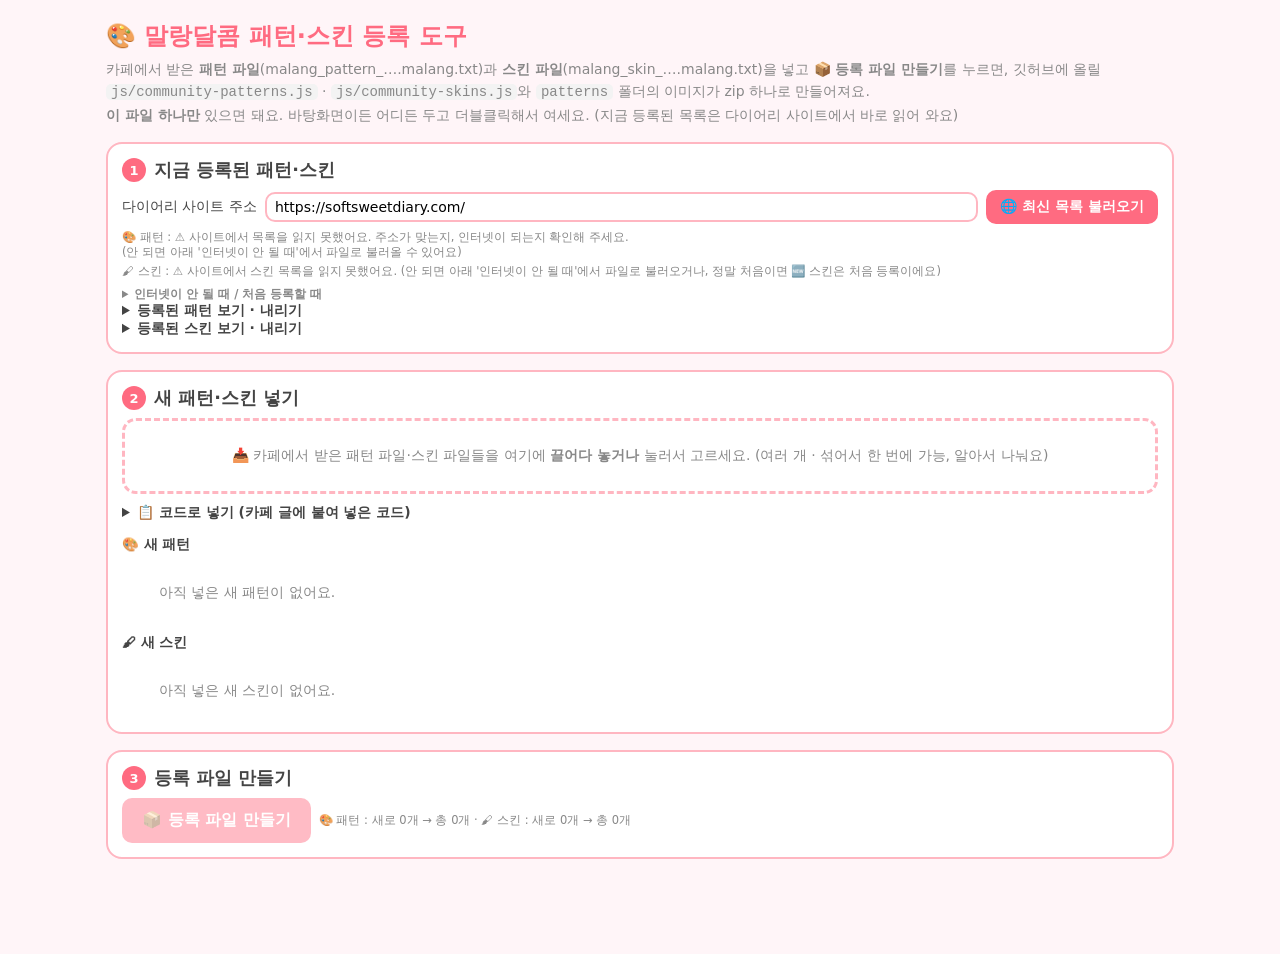
<file: pattern-tool.html>
<!DOCTYPE html>
<html lang="ko">
<head>
<meta charset="UTF-8">
<meta name="viewport" content="width=device-width, initial-scale=1.0">
<meta name="robots" content="noindex">
<title>말랑달콤 패턴·스킨 등록 도구</title>
<style>
    :root { --pink: #ff6b81; --line: #ffb6c1; --bg: #fff5f8; --ink: #444; --muted: #888; --ok: #2e7d32; }
    * { box-sizing: border-box; }
    body { margin: 0; background: var(--bg); color: var(--ink); font-family: system-ui, -apple-system, 'Apple SD Gothic Neo', 'Malgun Gothic', sans-serif; font-size: 14px; }
    .wrap { max-width: 1100px; margin: 0 auto; padding: 20px 16px 80px; }
    h1 { font-size: 1.5rem; color: var(--pink); margin: 0 0 6px; }
    h2 { font-size: 1.1rem; margin: 0 0 8px; display: flex; align-items: center; gap: 8px; }
    h2 .step { background: var(--pink); color: #fff; border-radius: 50%; width: 24px; height: 24px; display: inline-flex; align-items: center; justify-content: center; font-size: 13px; }
    .sub { color: var(--muted); margin: 0 0 16px; line-height: 1.6; }
    .box { background: #fff; border: 2px solid var(--line); border-radius: 16px; padding: 14px; margin-bottom: 16px; }
    .row { display: flex; gap: 8px; align-items: center; flex-wrap: wrap; }
    input[type=text], select, textarea { font: inherit; border: 2px solid var(--line); border-radius: 10px; padding: 5px 8px; background: #fff; min-width: 0; }
    textarea { width: 100%; min-height: 70px; resize: vertical; font-size: 12px; }
    button { font: inherit; font-weight: bold; cursor: pointer; border-radius: 10px; border: 2px solid var(--line); background: #fff; color: var(--ink); padding: 6px 12px; }
    button:hover { border-color: var(--pink); }
    button.primary { background: var(--pink); border-color: var(--pink); color: #fff; }
    button.big { font-size: 16px; padding: 10px 18px; }
    button:disabled { opacity: .45; cursor: default; }
    .drop { border: 3px dashed var(--line); border-radius: 14px; padding: 26px 16px; text-align: center; color: var(--muted); cursor: pointer; transition: background .15s; }
    .drop.over { background: #ffe6f0; border-color: var(--pink); color: var(--pink); }
    .grid { display: grid; grid-template-columns: repeat(auto-fill, minmax(220px, 1fr)); gap: 12px; margin-top: 12px; }
    .card { background: #fff; border: 2px solid var(--line); border-radius: 14px; overflow: hidden; display: flex; flex-direction: column; }
    .card.new { border-color: var(--pink); }
    .card.removed { opacity: .45; }
    .sw { height: 120px; position: relative; border-bottom: 2px solid var(--line); }
    .no { position: absolute; left: 6px; top: 6px; background: rgba(255,255,255,.92); border-radius: 8px; padding: 1px 7px; font-size: 12px; font-weight: bold; }
    .missing { position: absolute; inset: 0; display: flex; align-items: center; justify-content: center; text-align: center; padding: 8px; font-size: 12px; color: var(--muted); background: repeating-linear-gradient(45deg, #fafafa 0 8px, #f1f1f1 8px 16px); }
    .fields { padding: 10px; display: grid; gap: 6px; }
    .fields label { display: grid; grid-template-columns: 52px 1fr; align-items: center; gap: 6px; font-size: 12px; color: var(--muted); }
    .acts { display: flex; gap: 6px; padding: 0 10px 10px; flex-wrap: wrap; }
    .acts button { font-size: 12px; padding: 3px 8px; }
    .meta { font-size: 11.5px; color: var(--muted); }
    .empty { color: var(--muted); padding: 18px; text-align: center; }
    .note { background: #fff8e1; border: 1px dashed #f0c36d; border-radius: 10px; padding: 8px 10px; font-size: 13px; line-height: 1.6; margin: 8px 0; }
    .done { background: #e8f5e9; border: 2px solid #a5d6a7; border-radius: 12px; padding: 12px 14px; line-height: 1.8; display: none; }
    .done b { color: var(--ok); }
    .toast { position: fixed; left: 50%; bottom: 20px; transform: translateX(-50%); background: rgba(50,50,50,.92); color: #fff; padding: 8px 16px; border-radius: 12px; display: none; z-index: 20; max-width: 90vw; text-align: center; }
    details summary { cursor: pointer; font-weight: bold; }
    code { background: #f3f3f3; border-radius: 5px; padding: 0 5px; }
    .kind-title { font-weight: bold; margin: 14px 0 0; font-size: 13.5px; }
    /* 스킨 미리보기 : 작은 다이어리 모양 */
    .skin-sw { height: 120px; position: relative; border-bottom: 2px solid var(--line); display: flex; align-items: center; justify-content: center; gap: 8px; }
    .skin-sw .cv { width: 54px; height: 78px; border-radius: 6px 10px 10px 6px; box-shadow: 0 2px 4px rgba(0,0,0,.15); }
    .skin-sw .pg { width: 70px; height: 84px; border-radius: 8px; border: 3px solid; display: flex; flex-direction: column; align-items: center; justify-content: center; gap: 5px; }
    .skin-sw .pg i { display: block; width: 44px; height: 3px; border-radius: 2px; opacity: .45; }
    .skin-sw .pg b { font-size: 10px; padding: 1px 7px; border-radius: 8px; color: #fff; }
</style>
</head>
<body>
<div class="wrap">
    <h1>🎨 말랑달콤 패턴·스킨 등록 도구</h1>
    <p class="sub">카페에서 받은 <b>패턴 파일</b>(malang_pattern_….malang.txt)과 <b>스킨 파일</b>(malang_skin_….malang.txt)을 넣고 <b>📦 등록 파일 만들기</b>를 누르면,
        깃허브에 올릴 <code>js/community-patterns.js</code> · <code>js/community-skins.js</code>와 <code>patterns</code> 폴더의 이미지가 zip 하나로 만들어져요.<br>
        <b>이 파일 하나만</b> 있으면 돼요. 바탕화면이든 어디든 두고 더블클릭해서 여세요. (지금 등록된 목록은 다이어리 사이트에서 바로 읽어 와요)</p>

    <!-- 1. 지금 등록된 패턴 -->
    <div class="box">
        <h2><span class="step">1</span>지금 등록된 패턴·스킨</h2>
        <div class="row">
            <label for="siteUrl">다이어리 사이트 주소</label>
            <input type="text" id="siteUrl" style="flex:1; min-width:240px;" placeholder="https://softsweetdiary.com/">
            <button class="primary" onclick="loadFromSite()">🌐 최신 목록 불러오기</button>
        </div>
        <div class="meta" style="margin-top:6px;">🎨 패턴 <span id="curInfo"></span> : <span id="loadStatus">사이트 주소를 넣고 🌐 최신 목록 불러오기를 눌러 주세요. (주소는 이 컴퓨터에 기억돼요)</span></div>
        <div class="note" id="staleNote" style="display:none;"></div>
        <div class="meta" style="margin-top:4px;">🖌 스킨 <span id="skinCurInfo"></span> : <span id="skinLoadStatus">-</span></div>
        <div class="note" id="skinStaleNote" style="display:none;"></div>
        <details style="margin-top:8px;">
            <summary class="meta">인터넷이 안 될 때 / 처음 등록할 때</summary>
            <div class="row" style="margin-top:8px;">
                <button onclick="document.getElementById('curFile').click()">📂 community-patterns.js / community-skins.js 파일로 불러오기</button>
                <button onclick="startEmpty()">🆕 패턴은 처음 등록이에요</button>
                <button onclick="startEmptySkins()">🆕 스킨은 처음 등록이에요</button>
            </div>
            <input type="file" id="curFile" accept=".js,.txt" multiple style="display:none" onchange="loadCurrentFile(event)">
        </details>
        <details id="curDetails">
            <summary>등록된 패턴 보기 · 내리기</summary>
            <p class="meta" style="margin:8px 0 0;">🗑 내리기를 누른 뒤에도 <b>📦 등록 파일 만들기</b>를 눌러야 반영돼요.</p>
            <div class="grid" id="curGrid"></div>
        </details>
        <details id="skinCurDetails">
            <summary>등록된 스킨 보기 · 내리기</summary>
            <p class="meta" style="margin:8px 0 0;">🗑 내리기를 누른 뒤에도 <b>📦 등록 파일 만들기</b>를 눌러야 반영돼요.</p>
            <div class="grid" id="skinCurGrid"></div>
        </details>
    </div>

    <!-- 2. 새 패턴 넣기 -->
    <div class="box">
        <h2><span class="step">2</span>새 패턴·스킨 넣기</h2>
        <div class="drop" id="drop" onclick="document.getElementById('newFiles').click()">
            📥 카페에서 받은 패턴 파일·스킨 파일들을 여기에 <b>끌어다 놓거나</b> 눌러서 고르세요. (여러 개 · 섞어서 한 번에 가능, 알아서 나눠요)
        </div>
        <input type="file" id="newFiles" multiple accept=".txt,.json,text/plain,application/json" style="display:none" onchange="addFiles(event.target.files); event.target.value='';">
        <details style="margin-top:10px;">
            <summary>📋 코드로 넣기 (카페 글에 붙여 넣은 코드)</summary>
            <textarea id="pasteCode" placeholder='{"malang_pattern":1,...} 또는 {"malang_skin":1,...}'></textarea>
            <div class="row"><button onclick="addPasted()">넣기</button></div>
        </details>
        <div class="kind-title">🎨 새 패턴</div>
        <div class="grid" id="newGrid"></div>
        <div class="kind-title">🖌 새 스킨</div>
        <div class="grid" id="skinNewGrid"></div>
    </div>

    <!-- 3. 만들기 -->
    <div class="box">
        <h2><span class="step">3</span>등록 파일 만들기</h2>
        <div class="row">
            <button class="primary big" id="buildBtn" onclick="build()">📦 등록 파일 만들기</button>
            <span class="meta" id="buildInfo"></span>
        </div>
        <div class="done" id="done"></div>
    </div>
</div>
<div class="toast" id="toast"></div>

<script>
/* ===== 아래는 js/pattern-recipe.js 와 같은 내용 (도구 파일 하나만으로 동작하도록 넣어 둠) ===== */
/* 말랑달콤 다이어리 - js/pattern-recipe.js
   🧾 사용자가 만든 패턴의 "레시피" (다이어리 · 패턴 등록 도구 공용)
   - 사용자가 만든 패턴은 CSS 코드가 아니라 짧은 설정값(레시피)으로 저장·전송해요.
       무늬 메이커 : {"v":1,"kind":"stripe","bg":"#fff0f5","c1":"#f7c3d1","a":1,"w":14,"g":14,"angle":45}
       이미지/그림 : {"v":1,"kind":"tile","src":"data:image/png;base64,...","w":80,"h":80,"bg":"#ffffff","from":"draw"}
                     (등록된 패턴은 이미지를 patterns 폴더 파일로 떼어 내서 "src":"patterns/12.webp" 처럼 저장)
   - 다이어리는 레시피를 받을 때마다 sanitizeRecipe()로 검사한 뒤 recipeToCss()로 그려요.
     정해진 항목만 통과하므로 이상한 코드가 들어와도 화면을 망가뜨릴 수 없어요.
   ※ 파일 불러오는 순서: drive → app → page → elements → settings → patterns → community-patterns → pattern-recipe → skins → pattern-maker → service */

        const RECIPE_KINDS = ['stripe', 'dot', 'check', 'grid', 'scallop', 'tile'];
        const RECIPE_MAX_SRC = 40000;          // 이미지 레시피 최대 글자 수 (내 패턴 저장 용량을 지키기 위해)
        const RECIPE_MAX_LEN = 45000;          // 레시피 전체 최대 글자 수

        const RECIPE_LIMITS = {
            a: [0.1, 1], w: [1, 60], g: [0, 120], angle: [0, 180],
            tileW: [8, 600], tileH: [8, 1200]
        };

        function recipeNum(v, lim, def) {
            const n = parseFloat(v);
            if (isNaN(n)) return def;
            return Math.max(lim[0], Math.min(lim[1], Math.round(n * 100) / 100));
        }
        function recipeColor(v, def) {
            return (typeof v === 'string' && /^#[0-9a-fA-F]{6}$/.test(v)) ? v.toLowerCase() : def;
        }
        function recipeText(v, max) {
            return String(v == null ? '' : v).replace(/[<>"'`\\]/g, '').replace(/\s+/g, ' ').trim().slice(0, max);
        }

        /* 레시피 검사 : 알려진 항목만 골라 범위 안으로 맞춰서 돌려줌 (문제 있으면 null) */
        function sanitizeRecipe(input) {
            let r = input;
            if (typeof r === 'string') {
                if (r.length > RECIPE_MAX_LEN) return null;
                try { r = JSON.parse(r); } catch (e) { return null; }
            }
            if (!r || typeof r !== 'object' || Array.isArray(r)) return null;
            const kind = RECIPE_KINDS.includes(r.kind) ? r.kind : null;
            if (!kind) return null;
            const L = RECIPE_LIMITS;
            if (kind === 'tile') {
                const src = typeof r.src === 'string' ? r.src : '';
                const isData = src.length <= RECIPE_MAX_SRC && /^data:image\/(png|jpeg|webp);base64,[A-Za-z0-9+/]+=*$/.test(src);
                const isFile = /^patterns\/[A-Za-z0-9_-]{1,40}\.(png|webp|jpg)$/.test(src);      // 등록된 패턴의 이미지 파일
                if (!isData && !isFile) return null;
                return {
                    v: 1, kind, src,
                    w: recipeNum(r.w, L.tileW, 80), h: recipeNum(r.h, L.tileH, 80),
                    bg: recipeColor(r.bg, '#ffffff'),
                    from: r.from === 'image' ? 'image' : 'draw'
                };
            }
            const out = {
                v: 1, kind,
                bg: recipeColor(r.bg, '#fff0f5'),
                c1: recipeColor(r.c1, '#f7c3d1'),
                a: recipeNum(r.a, L.a, 1),
                w: recipeNum(r.w, L.w, 12),
                g: recipeNum(r.g, L.g, 12)
            };
            if (kind === 'stripe') out.angle = recipeNum(r.angle, L.angle, 45);
            if (kind === 'dot') out.stagger = !!r.stagger;
            return out;
        }

        function recipeRgba(hex, a) {
            const n = parseInt(hex.slice(1), 16);
            return `rgba(${(n >> 16) & 255},${(n >> 8) & 255},${n & 255},${a})`;
        }

        /* 레시피 → 배경 CSS 값 (backgroundColor / backgroundImage / backgroundSize / backgroundPosition) */
        function recipeToCss(input) {
            const r = sanitizeRecipe(input);
            if (!r) return null;
            if (r.kind === 'tile') {
                return { backgroundColor: r.bg, backgroundImage: `url("${r.src}")`, backgroundSize: `${r.w}px ${r.h}px` };
            }
            const c = recipeRgba(r.c1, r.a), bg = r.bg, w = r.w, g = r.g;
            switch (r.kind) {
                case 'stripe':
                    return { backgroundColor: bg,
                        backgroundImage: `repeating-linear-gradient(${r.angle}deg, ${c} 0 ${w}px, transparent ${w}px ${w + Math.max(g, 1)}px)` };
                case 'dot': {
                    const s = Math.max(w * 2 + g, 4);
                    const dot = `radial-gradient(circle, ${c} 0 ${w}px, transparent ${w + 0.5}px)`;
                    return r.stagger
                        ? { backgroundColor: bg, backgroundImage: `${dot}, ${dot}`, backgroundSize: `${s}px ${s}px, ${s}px ${s}px`, backgroundPosition: `0 0, ${s / 2}px ${s / 2}px` }
                        : { backgroundColor: bg, backgroundImage: dot, backgroundSize: `${s}px ${s}px` };
                }
                case 'check':
                    return { backgroundColor: bg,
                        backgroundImage: `repeating-linear-gradient(90deg, ${c} 0 ${w}px, transparent ${w}px ${w * 2}px), repeating-linear-gradient(0deg, ${c} 0 ${w}px, transparent ${w}px ${w * 2}px)` };
                case 'grid': {
                    const t = Math.min(w, 12), s = Math.max(g, t + 4);
                    return { backgroundColor: bg,
                        backgroundImage: `linear-gradient(90deg, ${c} 0 ${t}px, transparent ${t}px), linear-gradient(0deg, ${c} 0 ${t}px, transparent ${t}px)`,
                        backgroundSize: `${s}px ${s}px` };
                }
                case 'scallop': {
                    const rad = Math.max(w, 4), sw = rad * 2, sh = Math.round(rad * 1.5 * 10) / 10;
                    const fill = recipeRgba(r.c1, Math.round(r.a * 0.35 * 100) / 100);
                    return { backgroundColor: bg,
                        backgroundImage: `radial-gradient(circle at 50% 0, transparent 0 ${rad - 2}px, ${c} ${rad - 1.5}px ${rad}px, transparent ${rad + 0.5}px), radial-gradient(circle at 50% 0, ${fill} 0 ${rad}px, transparent ${rad + 0.5}px)`,
                        backgroundSize: `${sw}px ${sh}px`, backgroundPosition: `0 0, ${rad}px ${sh / 2}px` };
                }
            }
            return null;
        }

        const RECIPE_KIND_NAMES = { stripe: '줄무늬', dot: '도트', check: '깅엄 체크', grid: '격자', scallop: '물결', tile: '이미지/그림' };

        /* 🎨 공유 스킨 : 색 5개뿐 → {"bg":"#ffe6f0","cover":"#ff9a9e","page":"#fff0f5","border":"#ffb6c1","accent":"#ff6b81"}
           '#'+6자리 색만 통과 (하나라도 이상하면 null) */
        const SKIN_COLOR_FIELDS = ['bg', 'cover', 'page', 'border', 'accent'];
        function sanitizeSkin(input) {
            let s = input;
            if (typeof s === 'string') {
                if (s.length > 2000) return null;
                try { s = JSON.parse(s); } catch (e) { return null; }
            }
            if (!s || typeof s !== 'object' || Array.isArray(s)) return null;
            const out = {};
            for (const k of SKIN_COLOR_FIELDS) {
                const c = recipeColor(s[k], null);
                if (!c) return null;
                out[k] = c;
            }
            return out;
        }
/* ===== pattern-recipe.js 끝 ===== */
</script>
<script>
    /* ---------- 상태 ---------- */
    let current = [];        // 지금 등록된 패턴 [{no, name, by, recipe, removed?}]
    let incoming = [];       // 새로 넣은 패턴   [{key, name, by, recipe}]
    let keySeq = 0;
    let listReady = false;   // 지금 등록된 목록을 불러왔는지 (안 불러오고 만들면 기존 등록분이 사라지므로 막음)
    const SITE_KEY = 'malang_tool_site';
    const DEFAULT_SITE = 'https://softsweetdiary.com/';   // 말랑달콤 다이어리 사이트 주소
    const LAST_KEY = 'malang_tool_last_built';
    const LAST_SKIN_KEY = 'malang_tool_last_built_skins';
    let skinCurrent = [];     // 지금 등록된 스킨 [{no, name, by, skin, removed?}]
    let skinIncoming = [];    // 새로 넣은 스킨   [{key, name, by, skin}]
    let skinReady = false;    // 지금 등록된 스킨 목록을 불러왔는지

    function siteBase() {
        let u = document.getElementById('siteUrl').value.trim();
        if (!u) return '';
        if (!/^https?:\/\//i.test(u)) u = 'https://' + u;
        u = u.replace(/[?#].*$/, '').replace(/index\.html$/i, '');
        if (!u.endsWith('/')) u += '/';
        return u;
    }

    function toast(msg) {
        const t = document.getElementById('toast');
        t.textContent = msg; t.style.display = 'block';
        clearTimeout(t._t); t._t = setTimeout(() => { t.style.display = 'none'; }, 3000);
    }
    function paint(el, r) {
        const css = recipeToCss(r);
        if (css && r.kind === 'tile' && r.src.startsWith('patterns/') && siteBase()) css.backgroundImage = `url("${siteBase()}${r.src}")`;
        el.style.backgroundColor = ''; el.style.backgroundImage = ''; el.style.backgroundSize = ''; el.style.backgroundPosition = '';
        if (css) Object.assign(el.style, css);
        return !!css;
    }
    function maxNo() { return current.reduce((m, p) => Math.max(m, p.no), 0); }
    function recipeKey(r) { return JSON.stringify(r); }

    /* ---------- 1. 지금 등록된 목록 읽기 ---------- */
    function parseListText(txt) {
        const m = txt.match(/\/\*DATA-START\*\/([\s\S]*?)\/\*DATA-END\*\//);
        const list = JSON.parse(m ? m[1] : txt);
        if (!Array.isArray(list)) throw new Error('format');
        const when = (txt.match(/마지막 수정:\s*([^·\n*]+)/) || [])[1];
        return { list, when: when ? when.trim() : '' };
    }

    function useList(list, from) {
        setCurrent(list);
        listReady = true;
        document.getElementById('staleNote').style.display = 'none';
        document.getElementById('loadStatus').innerHTML = from;
        renderIncoming();
    }

    function lastBuilt() {
        try { const v = JSON.parse(localStorage.getItem(LAST_KEY)); return v && Array.isArray(v.list) ? v : null; } catch (e) { return null; }
    }

    async function loadFromSite() {
        const base = siteBase();
        if (!base) { toast('다이어리 사이트 주소를 넣어 주세요'); return; }
        try { localStorage.setItem(SITE_KEY, base); } catch (e) {}
        document.getElementById('siteUrl').value = base;
        document.getElementById('loadStatus').textContent = '⏳ 사이트에서 불러오는 중…';
        loadSkinsFromSite(base);
        let got;
        try {
            const res = await fetch(base + 'js/community-patterns.js?t=' + Date.now(), { cache: 'no-store' });
            if (res.status === 404) got = { list: [], when: '', none: true };
            else if (!res.ok) throw new Error('HTTP ' + res.status);
            else got = parseListText(await res.text());
        } catch (e) {
            /* 브라우저가 직접 읽기를 막으면 <script> 로 한 번 더 시도 */
            try { got = await loadViaScript(base); }
            catch (e2) {
                document.getElementById('loadStatus').innerHTML = e2 && e2.message === 'reload'
                    ? '⚠ 다시 불러오려면 이 도구 화면을 <b>새로고침(F5)</b> 해 주세요.'
                    : '⚠ 사이트에서 목록을 읽지 못했어요. 주소가 맞는지, 인터넷이 되는지 확인해 주세요.<br>(안 되면 아래 \'인터넷이 안 될 때\'에서 파일로 불러올 수 있어요)';
                return;
            }
        }
        const ok = `✅ 사이트에서 불러왔어요 · 총 ${got.list.length}개` + (got.when ? ` · 마지막 수정 ${got.when}` : '') + (got.none ? ' (아직 등록 파일이 없어요 · 처음 등록)' : '');
        /* 방금 올린 내용이 사이트에 아직 반영 안 됐을 수 있음 (깃허브는 최대 10분 늦게 바뀜) */
        const lb = lastBuilt();
        const maxOf = l => l.reduce((m, p) => Math.max(m, parseInt(p.no, 10) || 0), 0);
        if (lb && JSON.stringify(lb.list) !== JSON.stringify(got.list) && maxOf(lb.list) >= maxOf(got.list)) {
            const note = document.getElementById('staleNote');
            note.style.display = 'block';
            note.innerHTML = `⚠ 사이트 목록(${got.list.length}개)이 이 컴퓨터에서 <b>마지막으로 만든 목록(${lb.list.length}개, ${lb.at})</b>과 달라요.<br>
                방금 깃허브에 올렸다면 사이트에 반영되기까지 최대 10분 걸려요. 잠시 후 다시 불러오거나, 아래에서 고르세요.<br>
                <div class="row" style="margin-top:6px;"><button class="primary" id="useLastBtn">마지막으로 만든 목록 쓰기 (${lb.list.length}개)</button><button id="useSiteBtn">사이트 목록 쓰기 (${got.list.length}개)</button></div>`;
            document.getElementById('useLastBtn').onclick = () => useList(lb.list, `✅ 마지막으로 만든 목록을 쓰는 중 · 총 ${lb.list.length}개 · ${lb.at}`);
            document.getElementById('useSiteBtn').onclick = () => useList(got.list, ok);
            document.getElementById('loadStatus').textContent = '목록이 두 가지예요. 아래에서 골라 주세요.';
            return;
        }
        useList(got.list, ok);
    }

    let scriptTried = false;
    function loadViaScript(base) {
        return new Promise((resolve, reject) => {
            if (scriptTried) return reject(new Error('reload'));
            scriptTried = true;
            const sc = document.createElement('script');
            sc.src = base + 'js/community-patterns.js?t=' + Date.now();
            sc.onload = () => {
                try { if (Array.isArray(COMMUNITY_PATTERNS)) return resolve({ list: COMMUNITY_PATTERNS, when: '' }); } catch (e) {}
                reject(new Error('format'));
            };
            sc.onerror = () => reject(new Error('load'));
            document.head.appendChild(sc);
        });
    }

    function startEmpty() {
        if (!confirm('정말 처음 등록인가요?\n이미 등록된 패턴이 있다면 그 목록이 사라질 수 있어요. 그럴 땐 취소하고 🌐 최신 목록 불러오기를 눌러 주세요.')) return;
        useList([], '🆕 빈 목록으로 시작 (처음 등록)');
    }

    function setCurrent(list) {
        current = [];
        (Array.isArray(list) ? list : []).forEach(row => {
            const no = parseInt(row && row.no, 10);
            const r = row && sanitizeRecipe(row.recipe);
            if (!no || !r || current.some(p => p.no === no)) return;
            current.push({ no, name: recipeText(row.name, 20) || '사용자 패턴', by: recipeText(row.by, 12), recipe: r });
        });
        renderCurrent();
    }
    function loadCurrentFile(e) {
        const files = Array.from(e.target.files || []);
        e.target.value = '';
        files.forEach(f => f.text().then(txt => {
            try {
                const got = parseListText(txt);
                const msg = `📂 파일에서 불러왔어요 · 총 ${got.list.length}개` + (got.when ? ` · 마지막 수정 ${got.when}` : '') + ' <b>(이 파일이 깃허브와 같은 최신 파일인지 꼭 확인!)</b>';
                if (/COMMUNITY_SKINS/.test(txt)) useSkinList(got.list, msg);
                else useList(got.list, msg);
            } catch (err) { toast('⚠ community-patterns.js / community-skins.js 형식이 아니에요: ' + f.name); }
        }));
    }

    function renderCurrent() {
        const live = current.filter(p => !p.removed);
        document.getElementById('curInfo').textContent = listReady ? `(총 ${live.length}개)` : '';
        const grid = document.getElementById('curGrid');
        grid.innerHTML = '';
        if (!current.length) { grid.innerHTML = '<div class="empty">아직 등록된 패턴이 없어요.</div>'; return; }
        current.forEach(p => {
            const card = document.createElement('div');
            card.className = 'card' + (p.removed ? ' removed' : '');
            card.appendChild(swatch(p.recipe, '#' + p.no));
            const f = document.createElement('div');
            f.className = 'fields';
            f.innerHTML = `<div><b></b> <span class="meta"></span></div>`;
            f.querySelector('b').textContent = p.name;
            f.querySelector('.meta').textContent = p.by ? 'by ' + p.by : '';
            card.appendChild(f);
            const acts = document.createElement('div');
            acts.className = 'acts';
            const del = document.createElement('button');
            del.textContent = p.removed ? '↩ 되살리기' : '🗑 내리기';
            del.onclick = () => { p.removed = !p.removed; renderCurrent(); };
            acts.appendChild(del);
            card.appendChild(acts);
            grid.appendChild(card);
        });
        updateBuildInfo();
    }

    function swatch(r, label) {
        const sw = document.createElement('div');
        sw.className = 'sw';
        const ok = paint(sw, r);
        if (r.kind === 'tile' && r.src.startsWith('patterns/')) {
            /* 이미지 파일이 이 컴퓨터에 없으면 안내 표시 (뒤에 깔아 두고, 이미지가 보이면 가려짐) */
            const miss = document.createElement('div');
            miss.className = 'missing';
            miss.textContent = '🖼 ' + r.src + ' (사이트에서 이미지를 불러오는 중…)';
            const probe = new Image();
            probe.onload = () => miss.remove();
            probe.onerror = () => { miss.textContent = '🖼 ' + r.src + ' (미리보기 없음 · 등록에는 문제없어요)'; };
            probe.src = siteBase() + r.src;
            sw.appendChild(miss);
        }
        if (!ok) sw.innerHTML = '<div class="missing">⚠ 그릴 수 없는 패턴</div>';
        const no = document.createElement('span');
        no.className = 'no'; no.textContent = label;
        sw.appendChild(no);
        return sw;
    }

    /* ---------- 2. 새 패턴 넣기 ---------- */
    function parsePatternText(txt) {
        const t = String(txt || '').trim().replace(/^﻿/, '');
        const m = t.match(/\{[\s\S]*\}/);                         // 카페 글 앞뒤에 다른 글이 붙어 있어도 { ... } 부분만
        if (!m) return null;
        try {
            const o = JSON.parse(m[0]);
            const r = sanitizeRecipe(o && o.recipe ? o.recipe : o);
            if (!r) return null;
            return { name: recipeText(o.name, 20), by: recipeText(o.by, 12), recipe: r };
        } catch (e) { return null; }
    }

    function addParsed(p, source) {
        if (!p) { toast('⚠ 패턴 파일이 아니거나 깨진 파일이에요: ' + source); return false; }
        const k = recipeKey(p.recipe);
        if (incoming.some(x => recipeKey(x.recipe) === k)) { toast('ℹ 이미 넣은 패턴이에요: ' + (p.name || source)); return false; }
        if (current.some(x => recipeKey(x.recipe) === k)) { toast('ℹ 이미 등록된 패턴과 똑같아요: ' + (p.name || source)); return false; }
        incoming.push({ key: ++keySeq, name: p.name || '사용자 패턴', by: p.by || '', recipe: p.recipe });
        return true;
    }

    async function addFiles(files) {
        let n = 0;
        for (const f of Array.from(files || [])) {
            if (f.size > 200000) { toast('⚠ 파일이 너무 커요: ' + f.name); continue; }
            if (addAny(await f.text(), f.name)) n++;
        }
        if (n) toast('📥 새로 ' + n + '개를 넣었어요');
        renderIncoming();
        renderSkinIncoming();
    }

    function addPasted() {
        const ta = document.getElementById('pasteCode');
        if (addAny(ta.value, '붙여 넣은 코드')) { ta.value = ''; toast('📥 넣었어요'); }
        renderIncoming();
        renderSkinIncoming();
    }

    function renderIncoming() {
        const grid = document.getElementById('newGrid');
        grid.innerHTML = '';
        if (!incoming.length) { grid.innerHTML = '<div class="empty">아직 넣은 새 패턴이 없어요.</div>'; updateBuildInfo(); return; }
        const base = maxNo();
        incoming.forEach((p, i) => {
            const card = document.createElement('div');
            card.className = 'card new';
            card.appendChild(swatch(p.recipe, '새 #' + (base + i + 1)));
            const f = document.createElement('div');
            f.className = 'fields';
            f.innerHTML = `<label>이름 <input type="text" maxlength="20"></label>
                <label>만든 사람 <input type="text" maxlength="12"></label>
                <div class="meta">${RECIPE_KIND_NAMES[p.recipe.kind] || ''} · ${(JSON.stringify(p.recipe).length / 1000).toFixed(1)}K</div>`;
            const [nameIn, byIn] = f.querySelectorAll('input');
            nameIn.value = p.name; byIn.value = p.by;
            nameIn.oninput = () => { p.name = recipeText(nameIn.value, 20); };
            byIn.oninput = () => { p.by = recipeText(byIn.value, 12); };
            card.appendChild(f);
            const acts = document.createElement('div');
            acts.className = 'acts';
            const btn = (label, fn, dis) => { const b = document.createElement('button'); b.textContent = label; b.disabled = !!dis; b.onclick = fn; acts.appendChild(b); };
            btn('◀ 앞으로', () => { [incoming[i - 1], incoming[i]] = [incoming[i], incoming[i - 1]]; renderIncoming(); }, i === 0);
            btn('뒤로 ▶', () => { [incoming[i + 1], incoming[i]] = [incoming[i], incoming[i + 1]]; renderIncoming(); }, i === incoming.length - 1);
            btn('✕ 빼기', () => { incoming.splice(i, 1); renderIncoming(); });
            card.appendChild(acts);
            grid.appendChild(card);
        });
        updateBuildInfo();
    }

    function updateBuildInfo() {
        const removed = current.filter(p => p.removed).length;
        const sRemoved = skinCurrent.filter(p => p.removed).length;
        document.getElementById('buildInfo').textContent =
            `🎨 패턴 : 새로 ${incoming.length}개` + (removed ? ` · 내리기 ${removed}개` : '') + ` → 총 ${current.length - removed + incoming.length}개` +
            `  ·  🖌 스킨 : 새로 ${skinIncoming.length}개` + (sRemoved ? ` · 내리기 ${sRemoved}개` : '') + ` → 총 ${skinCurrent.length - sRemoved + skinIncoming.length}개`;
        document.getElementById('buildBtn').disabled = !(listReady && skinReady);
    }

    /* 끌어다 놓기 */
    const drop = document.getElementById('drop');
    ['dragenter', 'dragover'].forEach(t => drop.addEventListener(t, e => { e.preventDefault(); drop.classList.add('over'); }));
    ['dragleave', 'drop'].forEach(t => drop.addEventListener(t, e => { e.preventDefault(); drop.classList.remove('over'); }));
    drop.addEventListener('drop', e => addFiles(e.dataTransfer.files));
    window.addEventListener('dragover', e => e.preventDefault());
    window.addEventListener('drop', e => e.preventDefault());

    /* ---------- 3. 등록 파일 만들기 (zip : js/community-patterns.js + patterns/번호.확장자) ---------- */
    function dataUrlBytes(src) {
        const m = src.match(/^data:image\/(png|jpeg|webp);base64,(.*)$/);
        const bin = atob(m[2]);
        const bytes = new Uint8Array(bin.length);
        for (let i = 0; i < bin.length; i++) bytes[i] = bin.charCodeAt(i);
        return { bytes, ext: m[1] === 'jpeg' ? 'jpg' : m[1] };
    }

    function build() {
        if (!listReady || !skinReady) { toast('⚠ 먼저 1번에서 지금 등록된 패턴·스킨 목록을 불러와 주세요'); document.getElementById('siteUrl').focus(); return; }
        const keep = current.filter(p => !p.removed);
        const skinKeep = skinCurrent.filter(p => !p.removed);
        if (!incoming.length && !skinIncoming.length && !current.length && !skinCurrent.length) { toast('넣은 패턴·스킨이 없어요'); return; }
        const files = [];
        const out = keep.map(p => ({ no: p.no, name: p.name, by: p.by, recipe: p.recipe }));
        let no = maxNo();
        incoming.forEach(p => {
            no += 1;
            const r = Object.assign({}, p.recipe);
            if (r.kind === 'tile' && r.src.startsWith('data:')) {            // 이미지는 patterns 폴더 파일로 떼어 내기
                const { bytes, ext } = dataUrlBytes(r.src);
                r.src = `patterns/${no}.${ext}`;
                files.push({ name: r.src, data: bytes });
            }
            out.push({ no, name: p.name || '사용자 패턴', by: p.by, recipe: r });
        });
        const nowD = new Date(), z = n => String(n).padStart(2, '0');
        const today = `${nowD.getFullYear()}-${z(nowD.getMonth() + 1)}-${z(nowD.getDate())}`;
        const stamp = `${today} ${z(nowD.getHours())}:${z(nowD.getMinutes())}`;
        const js = `/* 말랑달콤 다이어리 - js/community-patterns.js
   🌟 카페에서 받아 등록한 사용자 패턴 목록
   - 이 파일은 pattern-tool.html(패턴 등록 도구)이 자동으로 만들어요. 직접 고치지 않아도 돼요.
   - 이미지·그림 패턴의 이미지는 patterns 폴더에 따로 있어요. (예: patterns/3.webp)
   마지막 수정: ${stamp} · 총 ${out.length}개 (사람들이 만들어 나눈 패턴이라 모두 누구나 써요) */
const COMMUNITY_PATTERNS = /*DATA-START*/[
${out.map(p => JSON.stringify(p)).join(',\n')}
]/*DATA-END*/;
`;
        files.unshift({ name: 'js/community-patterns.js', data: new TextEncoder().encode(js) });

        /* 🖌 스킨 목록 : js/community-skins.js (이미지 없음, 색 5개뿐) */
        const skinOut = skinKeep.map(p => ({ no: p.no, name: p.name, by: p.by, skin: p.skin }));
        let sno = skinMaxNo();
        skinIncoming.forEach(p => { sno += 1; skinOut.push({ no: sno, name: p.name || '모두의 스킨', by: p.by, skin: p.skin }); });
        const sjs = `/* 말랑달콤 다이어리 - js/community-skins.js
   🌟 카페에서 받아 등록한 모두의 스킨 목록
   - 이 파일은 pattern-tool.html(패턴·스킨 등록 도구)이 자동으로 만들어요. 직접 고치지 않아도 돼요.
   마지막 수정: ${stamp} · 총 ${skinOut.length}개 (사람들이 만들어 나눈 스킨이라 모두 누구나 써요) */
const COMMUNITY_SKINS = /*DATA-START*/[
${skinOut.map(p => JSON.stringify(p)).join(',\n')}
]/*DATA-END*/;
`;
        files.splice(1, 0, { name: 'js/community-skins.js', data: new TextEncoder().encode(sjs) });
        const newSkins = skinIncoming.length;
        const zip = makeZip(files);
        const a = document.createElement('a');
        a.href = URL.createObjectURL(new Blob([zip], { type: 'application/zip' }));
        a.download = `malang_patterns_${today.replace(/-/g, '')}.zip`;   // 패턴 + 스킨 모두 들어 있음
        document.body.appendChild(a); a.click();
        setTimeout(() => { URL.revokeObjectURL(a.href); a.remove(); }, 2000);

        const imgs = files.length - 2;
        const done = document.getElementById('done');
        done.style.display = 'block';
        done.innerHTML = `✅ <b>${a.download}</b> 파일을 만들었어요.<br>
            · 🎨 패턴 : 새로 등록 ${incoming.length}개${imgs ? ', 이미지 ' + imgs + '개' : ''} · 총 ${out.length}개<br>
            · 🖌 스킨 : 새로 등록 ${newSkins}개 · 총 ${skinOut.length}개<br>
            ① zip 압축을 풀면 <code>js</code> 폴더${imgs ? '와 <code>patterns</code> 폴더' : ''}가 나와요.<br>
            ② 깃허브 저장소 첫 화면에서 <b>Add file → Upload files</b> 를 누르고, 그 폴더${imgs ? '들' : ''}을 통째로 끌어다 놓기 → <b>Commit changes</b><br>
            ③ 1~2분 뒤부터 사용자 다이어리의 ☁️ 말랑패턴 목록과 스킨 목록(🌟 모두의 스킨)에 나타나요. (늦어도 10분 안에)<br>
            ④ 다음에 등록할 때는 이 도구를 열고 🌐 최신 목록 불러오기부터 누르면 돼요. (내 컴퓨터에 따로 덮어쓸 필요 없어요)`;
        try { localStorage.setItem(LAST_KEY, JSON.stringify({ at: stamp, list: out })); } catch (e) {}
        try { localStorage.setItem(LAST_SKIN_KEY, JSON.stringify({ at: stamp, list: skinOut })); } catch (e) {}
        setSkinCurrent(skinOut);
        document.getElementById('skinLoadStatus').textContent = `📦 방금 만든 목록 · 총 ${skinOut.length}개 · ${stamp}`;
        skinIncoming = [];
        renderSkinIncoming();
        /* 다음 작업을 위해 지금 결과를 '등록된 목록'으로 */
        setCurrent(out);
        document.getElementById('loadStatus').textContent = `📦 방금 만든 목록 · 총 ${out.length}개 · ${stamp}`;
        incoming = [];
        renderIncoming();
        toast('📦 등록 파일을 만들었어요');
    }

    /* 압축하지 않는 단순 zip 만들기 (외부 프로그램 없이) */
    const CRC_TABLE = (() => { const t = new Uint32Array(256); for (let n = 0; n < 256; n++) { let c = n; for (let k = 0; k < 8; k++) c = c & 1 ? 0xEDB88320 ^ (c >>> 1) : c >>> 1; t[n] = c >>> 0; } return t; })();
    function crc32(d) { let c = 0xFFFFFFFF; for (let i = 0; i < d.length; i++) c = CRC_TABLE[(c ^ d[i]) & 0xFF] ^ (c >>> 8); return (c ^ 0xFFFFFFFF) >>> 0; }
    function makeZip(files) {
        const enc = new TextEncoder(), chunks = [], central = [];
        let offset = 0;
        const now = new Date();
        const dosTime = (now.getHours() << 11) | (now.getMinutes() << 5) | (now.getSeconds() >> 1);
        const dosDate = ((now.getFullYear() - 1980) << 9) | ((now.getMonth() + 1) << 5) | now.getDate();
        files.forEach(f => {
            const name = enc.encode(f.name), crc = crc32(f.data), size = f.data.length;
            const lh = new DataView(new ArrayBuffer(30));
            lh.setUint32(0, 0x04034b50, true); lh.setUint16(4, 20, true); lh.setUint16(6, 0x0800, true); lh.setUint16(8, 0, true);
            lh.setUint16(10, dosTime, true); lh.setUint16(12, dosDate, true); lh.setUint32(14, crc, true);
            lh.setUint32(18, size, true); lh.setUint32(22, size, true); lh.setUint16(26, name.length, true); lh.setUint16(28, 0, true);
            chunks.push(new Uint8Array(lh.buffer), name, f.data);
            const ch = new DataView(new ArrayBuffer(46));
            ch.setUint32(0, 0x02014b50, true); ch.setUint16(4, 20, true); ch.setUint16(6, 20, true); ch.setUint16(8, 0x0800, true); ch.setUint16(10, 0, true);
            ch.setUint16(12, dosTime, true); ch.setUint16(14, dosDate, true); ch.setUint32(16, crc, true); ch.setUint32(20, size, true); ch.setUint32(24, size, true);
            ch.setUint16(28, name.length, true); ch.setUint16(30, 0, true); ch.setUint16(32, 0, true); ch.setUint16(34, 0, true); ch.setUint16(36, 0, true);
            ch.setUint32(38, 0, true); ch.setUint32(42, offset, true);
            central.push(new Uint8Array(ch.buffer), name);
            offset += 30 + name.length + size;
        });
        const cdSize = central.reduce((s, c) => s + c.length, 0);
        const end = new DataView(new ArrayBuffer(22));
        end.setUint32(0, 0x06054b50, true); end.setUint16(8, files.length, true); end.setUint16(10, files.length, true);
        end.setUint32(12, cdSize, true); end.setUint32(16, offset, true);
        return new Blob([...chunks, ...central, new Uint8Array(end.buffer)]);
    }


    /* =====================================================================
       🖌 스킨 (색 5개) : 목록 읽기 · 새 스킨 넣기 · 카드 그리기
       ===================================================================== */
    function skinMaxNo() { return skinCurrent.reduce((m, p) => Math.max(m, p.no), 0); }

    function useSkinList(list, from) {
        setSkinCurrent(list);
        skinReady = true;
        document.getElementById('skinStaleNote').style.display = 'none';
        document.getElementById('skinLoadStatus').innerHTML = from;
        renderSkinIncoming();
    }
    function lastBuiltSkins() {
        try { const v = JSON.parse(localStorage.getItem(LAST_SKIN_KEY)); return v && Array.isArray(v.list) ? v : null; } catch (e) { return null; }
    }

    async function loadSkinsFromSite(base) {
        document.getElementById('skinLoadStatus').textContent = '⏳ 사이트에서 불러오는 중…';
        let got;
        try {
            const res = await fetch(base + 'js/community-skins.js?t=' + Date.now(), { cache: 'no-store' });
            if (res.status === 404) got = { list: [], when: '', none: true };
            else if (!res.ok) throw new Error('HTTP ' + res.status);
            else got = parseListText(await res.text());
        } catch (e) {
            try { got = await loadSkinsViaScript(base); }
            catch (e2) {
                document.getElementById('skinLoadStatus').innerHTML = e2 && e2.message === 'reload'
                    ? '⚠ 다시 불러오려면 이 도구 화면을 <b>새로고침(F5)</b> 해 주세요.'
                    : '⚠ 사이트에서 스킨 목록을 읽지 못했어요. (안 되면 아래 \'인터넷이 안 될 때\'에서 파일로 불러오거나, 정말 처음이면 🆕 스킨은 처음 등록이에요)';
                return;
            }
        }
        const ok = `✅ 사이트에서 불러왔어요 · 총 ${got.list.length}개` + (got.when ? ` · 마지막 수정 ${got.when}` : '') + (got.none ? ' (아직 스킨 등록 파일이 없어요 · 처음 등록)' : '');
        const lb = lastBuiltSkins();
        const maxOf = l => l.reduce((m, p) => Math.max(m, parseInt(p.no, 10) || 0), 0);
        if (lb && JSON.stringify(lb.list) !== JSON.stringify(got.list) && maxOf(lb.list) >= maxOf(got.list)) {
            const note = document.getElementById('skinStaleNote');
            note.style.display = 'block';
            note.innerHTML = `⚠ 사이트 스킨 목록(${got.list.length}개)이 이 컴퓨터에서 <b>마지막으로 만든 목록(${lb.list.length}개, ${lb.at})</b>과 달라요.<br>
                방금 깃허브에 올렸다면 사이트에 반영되기까지 최대 10분 걸려요. 잠시 후 다시 불러오거나, 아래에서 고르세요.<br>
                <div class="row" style="margin-top:6px;"><button class="primary" id="useLastSkinBtn">마지막으로 만든 목록 쓰기 (${lb.list.length}개)</button><button id="useSiteSkinBtn">사이트 목록 쓰기 (${got.list.length}개)</button></div>`;
            document.getElementById('useLastSkinBtn').onclick = () => useSkinList(lb.list, `✅ 마지막으로 만든 목록을 쓰는 중 · 총 ${lb.list.length}개 · ${lb.at}`);
            document.getElementById('useSiteSkinBtn').onclick = () => useSkinList(got.list, ok);
            document.getElementById('skinLoadStatus').textContent = '목록이 두 가지예요. 아래에서 골라 주세요.';
            return;
        }
        useSkinList(got.list, ok);
    }

    let skinScriptTried = false;
    function loadSkinsViaScript(base) {
        return new Promise((resolve, reject) => {
            if (skinScriptTried) return reject(new Error('reload'));
            skinScriptTried = true;
            const sc = document.createElement('script');
            sc.src = base + 'js/community-skins.js?t=' + Date.now();
            sc.onload = () => {
                try { if (Array.isArray(COMMUNITY_SKINS)) return resolve({ list: COMMUNITY_SKINS, when: '' }); } catch (e) {}
                reject(new Error('format'));
            };
            sc.onerror = () => reject(new Error('load'));
            document.head.appendChild(sc);
        });
    }

    function startEmptySkins() {
        if (!confirm('정말 스킨은 처음 등록인가요?\n이미 등록된 스킨이 있다면 그 목록이 사라질 수 있어요. 그럴 땐 취소하고 🌐 최신 목록 불러오기를 눌러 주세요.')) return;
        useSkinList([], '🆕 빈 목록으로 시작 (스킨 처음 등록)');
    }

    function setSkinCurrent(list) {
        skinCurrent = [];
        (Array.isArray(list) ? list : []).forEach(row => {
            const no = parseInt(row && row.no, 10);
            const skin = row && sanitizeSkin(row.skin);
            if (!no || !skin || skinCurrent.some(p => p.no === no)) return;
            skinCurrent.push({ no, name: recipeText(row.name, 20) || '모두의 스킨', by: recipeText(row.by, 12), skin });
        });
        renderSkinCurrent();
    }

    /* 작은 다이어리 모양 미리보기 : 전체 배경 · 겉표지 · 속지 · 테두리 · 포인트 */
    function skinSwatch(c, label) {
        const sw = document.createElement('div');
        sw.className = 'skin-sw';
        sw.style.background = c.bg;
        sw.innerHTML = `<div class="cv"></div><div class="pg"><i></i><i></i><b>Aa</b></div><span class="no"></span>`;
        sw.querySelector('.cv').style.background = c.cover;
        const pg = sw.querySelector('.pg');
        pg.style.background = c.page; pg.style.borderColor = c.border;
        pg.querySelectorAll('i').forEach(i => { i.style.background = c.accent; });
        pg.querySelector('b').style.background = c.accent;
        sw.querySelector('.no').textContent = label;
        sw.title = SKIN_COLOR_FIELDS.map(k => ({ bg: '전체 배경', cover: '겉표지', page: '속지', border: '테두리', accent: '포인트' })[k] + ' ' + c[k]).join(' · ');
        return sw;
    }

    function renderSkinCurrent() {
        const live = skinCurrent.filter(p => !p.removed);
        document.getElementById('skinCurInfo').textContent = skinReady ? `(총 ${live.length}개)` : '';
        const grid = document.getElementById('skinCurGrid');
        grid.innerHTML = '';
        if (!skinCurrent.length) { grid.innerHTML = '<div class="empty">아직 등록된 스킨이 없어요.</div>'; updateBuildInfo(); return; }
        skinCurrent.forEach(p => {
            const card = document.createElement('div');
            card.className = 'card' + (p.removed ? ' removed' : '');
            card.appendChild(skinSwatch(p.skin, '#' + p.no));
            const f = document.createElement('div');
            f.className = 'fields';
            f.innerHTML = `<div><b></b> <span class="meta"></span></div>`;
            f.querySelector('b').textContent = p.name;
            f.querySelector('.meta').textContent = p.by ? 'by ' + p.by : '';
            card.appendChild(f);
            const acts = document.createElement('div');
            acts.className = 'acts';
            const del = document.createElement('button');
            del.textContent = p.removed ? '↩ 되살리기' : '🗑 내리기';
            del.onclick = () => { p.removed = !p.removed; renderSkinCurrent(); };
            acts.appendChild(del);
            card.appendChild(acts);
            grid.appendChild(card);
        });
        updateBuildInfo();
    }

    /* 파일·코드 하나 → 스킨이면 스킨으로, 아니면 패턴으로 */
    function addAny(txt, source) {
        const m = String(txt || '').match(/\{[\s\S]*\}/);
        let o = null;
        try { o = m ? JSON.parse(m[0]) : null; } catch (e) { o = null; }
        if (o && (o.malang_skin || (o.skin && !o.recipe))) return addSkinParsed(o, source);
        return addParsed(parsePatternText(txt), source);
    }
    function addSkinParsed(o, source) {
        const skin = sanitizeSkin(o.skin);
        if (!skin) { toast('⚠ 스킨 파일이 아니거나 깨진 파일이에요: ' + source); return false; }
        const k = JSON.stringify(skin);
        if (skinIncoming.some(x => JSON.stringify(x.skin) === k)) { toast('ℹ 이미 넣은 스킨이에요: ' + (o.name || source)); return false; }
        if (skinCurrent.some(x => JSON.stringify(x.skin) === k)) { toast('ℹ 이미 등록된 스킨과 똑같아요: ' + (o.name || source)); return false; }
        skinIncoming.push({ key: ++keySeq, name: recipeText(o.name, 20) || '모두의 스킨', by: recipeText(o.by, 12), skin });
        return true;
    }

    function renderSkinIncoming() {
        const grid = document.getElementById('skinNewGrid');
        grid.innerHTML = '';
        if (!skinIncoming.length) { grid.innerHTML = '<div class="empty">아직 넣은 새 스킨이 없어요.</div>'; updateBuildInfo(); return; }
        const base = skinMaxNo();
        skinIncoming.forEach((p, i) => {
            const card = document.createElement('div');
            card.className = 'card new';
            card.appendChild(skinSwatch(p.skin, '새 #' + (base + i + 1)));
            const f = document.createElement('div');
            f.className = 'fields';
            f.innerHTML = `<label>이름 <input type="text" maxlength="20"></label>
                <label>만든 사람 <input type="text" maxlength="12"></label>`;
            const [nameIn, byIn] = f.querySelectorAll('input');
            nameIn.value = p.name; byIn.value = p.by;
            nameIn.oninput = () => { p.name = recipeText(nameIn.value, 20); };
            byIn.oninput = () => { p.by = recipeText(byIn.value, 12); };
            card.appendChild(f);
            const acts = document.createElement('div');
            acts.className = 'acts';
            const btn = (label, fn, dis) => { const b = document.createElement('button'); b.textContent = label; b.disabled = !!dis; b.onclick = fn; acts.appendChild(b); };
            btn('◀ 앞으로', () => { [skinIncoming[i - 1], skinIncoming[i]] = [skinIncoming[i], skinIncoming[i - 1]]; renderSkinIncoming(); }, i === 0);
            btn('뒤로 ▶', () => { [skinIncoming[i + 1], skinIncoming[i]] = [skinIncoming[i], skinIncoming[i + 1]]; renderSkinIncoming(); }, i === skinIncoming.length - 1);
            btn('✕ 빼기', () => { skinIncoming.splice(i, 1); renderSkinIncoming(); });
            card.appendChild(acts);
            grid.appendChild(card);
        });
        updateBuildInfo();
    }

    /* ---------- 시작 ---------- */
    renderCurrent();
    renderIncoming();
    renderSkinCurrent();
    renderSkinIncoming();
    let savedSite = '';
    try { savedSite = localStorage.getItem(SITE_KEY) || ''; } catch (e) {}
    document.getElementById('siteUrl').value = savedSite || DEFAULT_SITE;
    loadFromSite();                                                       // 열자마자 최신 목록 불러오기
</script>
</body>
</html>
</file>
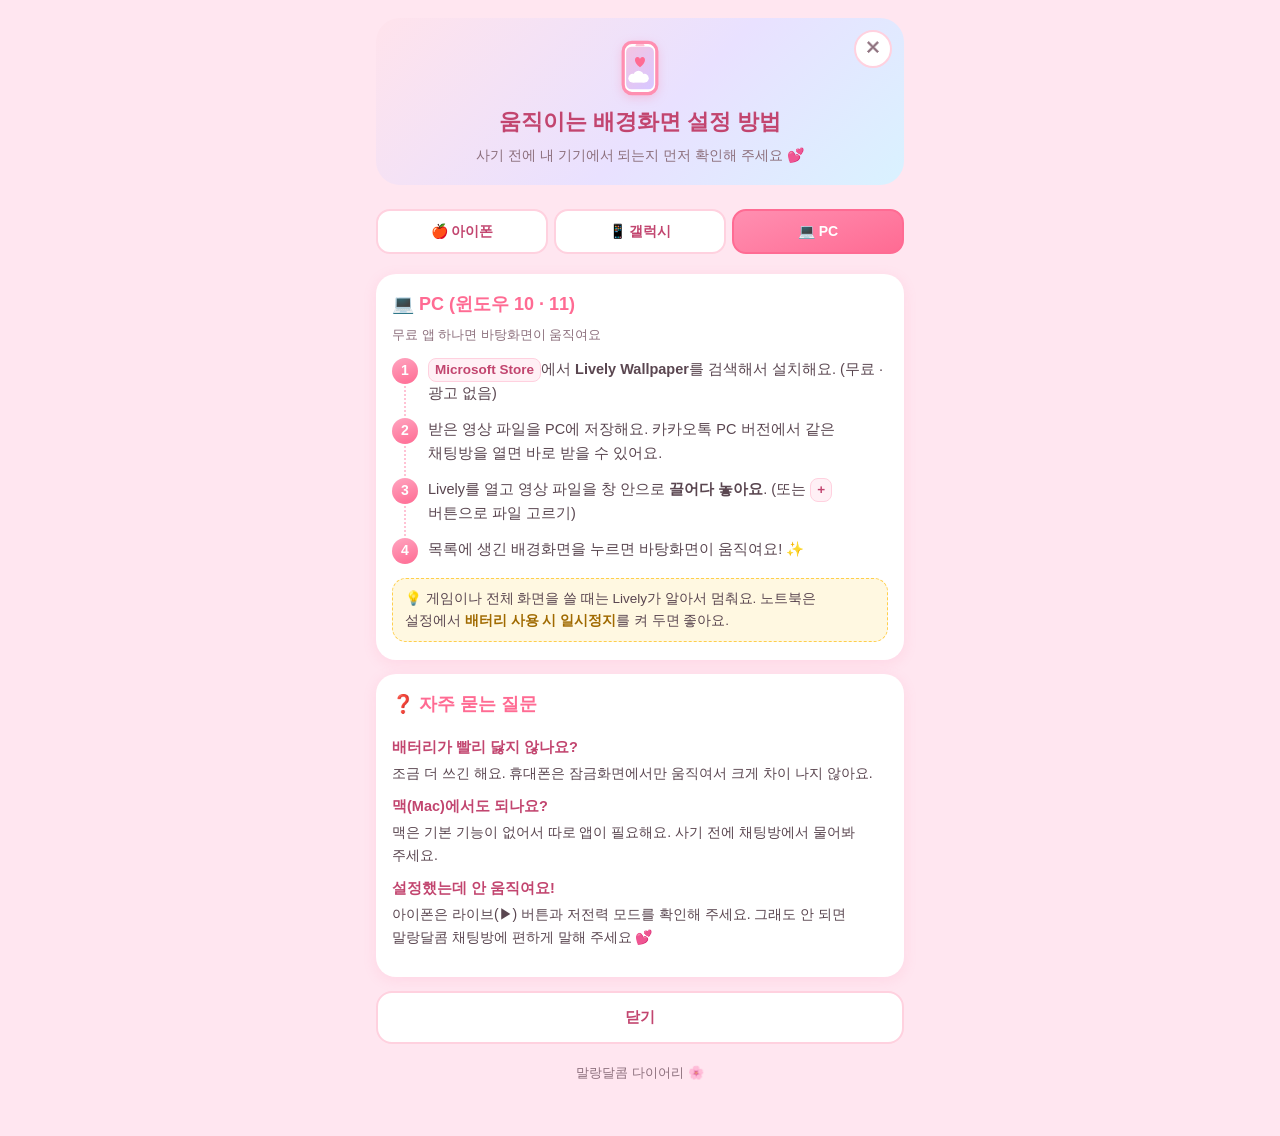
<file: wallguide.html>
<!doctype html>
<html lang="ko">
<head>
<meta charset="utf-8">
<meta name="viewport" content="width=device-width, initial-scale=1">
<title>배경화면 설정 방법 · 말랑달콤</title>
<!-- 말랑달콤 다이어리 - wallguide.html
     🖼️ 움직이는 배경화면 설정 방법 (다이어리 카페 → 🖼️ 말랑달콤 배경화면 → 📖 설정 방법)
     채팅방에서 파일을 보낼 때 이 페이지 주소를 함께 보내 주면 돼요 : https://softsweetdiary.com/wallguide.html
     #iphone · #galaxy · #pc 를 주소 뒤에 붙이면 그 기기 설명이 먼저 열려요 (예: wallguide.html#galaxy) -->
<style>
    :root { --pink: #ff6b93; --deep: #c2456f; --soft: #fff0f5; --line: #ffd1df; --text: #5a4650; --sub: #8c6f7c; }
    * { box-sizing: border-box; }
    body { margin: 0; background: #ffe6f0; color: var(--text); font-family: -apple-system, BlinkMacSystemFont, "Apple SD Gothic Neo", "Malgun Gothic", "Noto Sans KR", sans-serif; line-height: 1.65; word-break: keep-all; }
    .wrap { max-width: 560px; margin: 0 auto; padding: 18px 16px 40px; }
    .hero { position: relative; text-align: center; padding: 22px 14px 18px; border-radius: 24px; background: linear-gradient(135deg, #ffe3ec, #e9e1ff 55%, #d9f2ff); }
    .hero .ico { line-height: 0; }
    .ph { width: 38px; height: 56px; overflow: visible; filter: drop-shadow(0 3px 5px rgba(255, 107, 147, .25)); }
    .ph .sky { animation: sky 6s ease-in-out infinite alternate; } .ph .cloud { animation: cloud 4s ease-in-out infinite alternate; }
    .ph .heart { transform-box: fill-box; transform-origin: center; animation: beat 1.6s ease-in-out infinite; }
    @keyframes sky { to { transform: translate(-20px, -20px); } } @keyframes cloud { to { transform: translateX(4px); } }
    @keyframes beat { 0%, 40%, 100% { transform: scale(1); } 12% { transform: scale(1.22); } 24% { transform: scale(.96); } 32% { transform: scale(1.14); } }
    @media (prefers-reduced-motion: reduce) { .ph .sky, .ph .cloud, .ph .heart { animation: none; } }
    .x { position: absolute; right: 12px; top: 12px; width: 38px; height: 38px; border-radius: 50%; border: 2px solid var(--line); background: #fff; color: var(--sub); font-size: 17px; cursor: pointer; }
    .close { display: block; width: 100%; margin-top: 6px; padding: 12px; border-radius: 16px; border: 2px solid var(--line); background: #fff; color: var(--deep); font: inherit; font-weight: bold; font-size: 15px; cursor: pointer; }
    .hero h1 { margin: 8px 0 4px; font-size: 22px; color: var(--deep); }
    .hero p { margin: 0; font-size: 14px; color: var(--sub); }
    .tabs { display: flex; gap: 6px; margin: 16px 0 12px; position: sticky; top: 0; padding: 8px 0; background: #ffe6f0; z-index: 2; }
    .tabs a { flex: 1; text-align: center; text-decoration: none; padding: 9px 4px; border-radius: 14px; border: 2px solid var(--line); background: #fff; color: var(--deep); font-weight: bold; font-size: 14px; }
    .tabs a.on { background: linear-gradient(160deg, #ff8fb1, var(--pink)); border-color: var(--pink); color: #fff; }
    .card { background: #fff; border-radius: 20px; padding: 16px 16px 12px; box-shadow: 0 3px 14px rgba(255, 120, 160, .14); margin-bottom: 14px; }
    .card[hidden] { display: none; }
    .card h2 { margin: 0 0 4px; font-size: 18px; color: var(--pink); }
    .card .who { font-size: 13px; color: var(--sub); margin: 0 0 12px; }
    ol.steps { list-style: none; counter-reset: s; margin: 0; padding: 0; }
    ol.steps > li { counter-increment: s; position: relative; padding: 0 0 12px 36px; font-size: 14.5px; }
    ol.steps > li::before { content: counter(s); position: absolute; left: 0; top: 0; width: 26px; height: 26px; border-radius: 50%; background: linear-gradient(160deg, #ffa5c0, var(--pink)); color: #fff; font-weight: 900; font-size: 14px; display: flex; align-items: center; justify-content: center; }
    ol.steps > li:not(:last-child)::after { content: ''; position: absolute; left: 12px; top: 28px; bottom: 2px; border-left: 2px dotted #ffc2d4; }
    .path { display: inline-block; background: var(--soft); border: 1px solid var(--line); border-radius: 8px; padding: 0 6px; font-size: 13.5px; color: var(--deep); font-weight: bold; }
    .tip { background: #fff8e1; border: 1.5px dashed #ffcf4d; border-radius: 14px; padding: 9px 12px; font-size: 13.5px; margin: 4px 0 6px; }
    .tip b { color: #a06a00; }
    .faq dt { font-weight: bold; color: var(--deep); margin-top: 10px; font-size: 14.5px; }
    .faq dd { margin: 2px 0 0; font-size: 14px; color: var(--text); }
    .foot { text-align: center; color: var(--sub); font-size: 13px; margin-top: 18px; }
    a.link { color: var(--pink); font-weight: bold; }
</style>
</head>
<body>
<div class="wrap">
    <div class="hero">
        <button type="button" class="x" onclick="closeGuide()" aria-label="닫기">✕</button>
        <div class="ico"><svg class="ph" viewBox="7 1 26 38" aria-hidden="true">
            <defs><linearGradient id="g" x1="0" y1="0" x2="1" y2="1"><stop offset="0" stop-color="#ffc2d6"/><stop offset=".5" stop-color="#d9c8ff"/><stop offset="1" stop-color="#bfe6ff"/></linearGradient>
            <clipPath id="c"><rect x="10.5" y="5.5" width="19" height="29" rx="3.5"/></clipPath></defs>
            <rect x="8.5" y="2.5" width="23" height="35" rx="6" fill="#fff" stroke="#ff8fb1" stroke-width="2.2"/>
            <g clip-path="url(#c)"><rect class="sky" x="0" y="0" width="60" height="60" fill="url(#g)"/>
            <g class="cloud" fill="#fff"><circle cx="15" cy="27" r="3"/><circle cx="19" cy="25.5" r="3.6"/><circle cx="23" cy="27" r="3"/><rect x="15" y="27" width="8" height="3"/></g></g>
            <path class="heart" d="M20 19.5 C15.5 16.5 16 12.5 18.3 12.5 C19.3 12.5 20 13.4 20 14 C20 13.4 20.7 12.5 21.7 12.5 C24 12.5 24.5 16.5 20 19.5Z" fill="#ff6b93"/>
            <rect x="17" y="3.6" width="6" height="1.6" rx=".8" fill="#ffc2d6"/></svg></div>
        <h1>움직이는 배경화면 설정 방법</h1>
        <p>사기 전에 내 기기에서 되는지 먼저 확인해 주세요 💕</p>
    </div>

    <nav class="tabs">
        <a href="#iphone" data-k="iphone">🍎 아이폰</a>
        <a href="#galaxy" data-k="galaxy">📱 갤럭시</a>
        <a href="#pc" data-k="pc">💻 PC</a>
    </nav>

    <section class="card" id="iphone">
        <h2>🍎 아이폰 · 아이패드</h2>
        <p class="who">잠금화면에 설정해요 · 화면을 켤 때 살짝 움직여요</p>
        <div class="tip">💡 아이폰은 영상을 바로 배경화면으로 쓸 수 없어요. 먼저 <b>라이브 포토</b>로 바꿔야 해요.</div>
        <ol class="steps">
            <li>받은 영상을 <span class="path">사진</span> 앱에 저장해요.</li>
            <li>App Store에서 <b>"라이브 배경화면"</b>이나 <b>"intoLive"</b>로 검색해서, 영상을 라이브 포토로 바꿔 주는 앱을 받아요.</li>
            <li>그 앱에서 받은 영상을 골라 <b>라이브 포토로 저장</b>해요.</li>
            <li><span class="path">설정</span> → <span class="path">배경화면</span> → <span class="path">새로운 배경화면 추가</span> → <span class="path">사진</span>에서 방금 만든 라이브 포토를 골라요.</li>
            <li>아래쪽 <b>라이브(▶) 버튼이 켜져 있는지</b> 확인하고 <span class="path">추가</span>를 눌러요.</li>
        </ol>
        <div class="tip">⚠ <b>저전력 모드</b>가 켜져 있으면 움직이지 않아요. 아이폰은 계속 반복해서 움직이지 않고, 잠금화면을 켤 때 짧게 움직여요.</div>
    </section>

    <section class="card" id="galaxy">
        <h2>📱 갤럭시 (삼성)</h2>
        <p class="who">잠금화면에 설정해요 · 따로 앱이 없어도 돼요</p>
        <ol class="steps">
            <li>받은 영상을 <span class="path">갤러리</span>에 저장해요.</li>
            <li><span class="path">설정</span> → <span class="path">배경화면 및 스타일</span> → <span class="path">배경화면 변경</span>으로 들어가요.</li>
            <li><span class="path">갤러리</span>에서 받은 영상을 고르고, <b>잠금화면</b>으로 설정해요.</li>
            <li>영상이 길면 15초 안쪽으로 자르라고 나와요. 마음에 드는 부분을 골라 <span class="path">완료</span>!</li>
        </ol>
        <div class="tip">💡 기본 기능은 <b>잠금화면만</b> 돼요. 홈 화면에도 움직이게 하려면 삼성 <b>Good Lock</b> 앱의 <b>원더랜드</b>를 써야 해요.</div>
    </section>

    <section class="card" id="pc">
        <h2>💻 PC (윈도우 10 · 11)</h2>
        <p class="who">무료 앱 하나면 바탕화면이 움직여요</p>
        <ol class="steps">
            <li><span class="path">Microsoft Store</span>에서 <b>Lively Wallpaper</b>를 검색해서 설치해요. (무료 · 광고 없음)</li>
            <li>받은 영상 파일을 PC에 저장해요. 카카오톡 PC 버전에서 같은 채팅방을 열면 바로 받을 수 있어요.</li>
            <li>Lively를 열고 영상 파일을 창 안으로 <b>끌어다 놓아요</b>. (또는 <span class="path">+</span> 버튼으로 파일 고르기)</li>
            <li>목록에 생긴 배경화면을 누르면 바탕화면이 움직여요! ✨</li>
        </ol>
        <div class="tip">💡 게임이나 전체 화면을 쓸 때는 Lively가 알아서 멈춰요. 노트북은 설정에서 <b>배터리 사용 시 일시정지</b>를 켜 두면 좋아요.</div>
    </section>

    <section class="card">
        <h2>❓ 자주 묻는 질문</h2>
        <dl class="faq">
            <dt>배터리가 빨리 닳지 않나요?</dt>
            <dd>조금 더 쓰긴 해요. 휴대폰은 잠금화면에서만 움직여서 크게 차이 나지 않아요.</dd>
            <dt>맥(Mac)에서도 되나요?</dt>
            <dd>맥은 기본 기능이 없어서 따로 앱이 필요해요. 사기 전에 채팅방에서 물어봐 주세요.</dd>
            <dt>설정했는데 안 움직여요!</dt>
            <dd>아이폰은 라이브(▶) 버튼과 저전력 모드를 확인해 주세요. 그래도 안 되면 말랑달콤 채팅방에 편하게 말해 주세요 💕</dd>
        </dl>
    </section>

    <button type="button" class="close" onclick="closeGuide()">닫기</button>
    <p class="foot">말랑달콤 다이어리 🌸</p>
</div>
<script>
    /* ✕ 닫기 : 다이어리에서 연 창은 그대로 닫히고, 채팅방 링크로 열었으면 앞 화면(없으면 다이어리)으로 */
    function closeGuide() {
        window.close();
        setTimeout(function () { if (history.length > 1) history.back(); else location.href = './'; }, 200);
    }
    /* 주소 뒤 #iphone · #galaxy · #pc 에 맞는 설명만 보여 줘요 (없으면 기기를 보고 골라요) */
    (function () {
        var ua = navigator.userAgent, guess = /iPhone|iPad/.test(ua) || (/Macintosh/.test(ua) && navigator.maxTouchPoints > 1) ? 'iphone' : /Android/.test(ua) ? 'galaxy' : 'pc';
        function show(k) {
            if (['iphone', 'galaxy', 'pc'].indexOf(k) < 0) k = guess;
            ['iphone', 'galaxy', 'pc'].forEach(function (id) { document.getElementById(id).hidden = id !== k; });
            [].forEach.call(document.querySelectorAll('.tabs a'), function (a) { a.classList.toggle('on', a.getAttribute('data-k') === k); });
        }
        [].forEach.call(document.querySelectorAll('.tabs a'), function (a) {
            a.addEventListener('click', function (e) { e.preventDefault(); var k = a.getAttribute('data-k'); history.replaceState(null, '', '#' + k); show(k); });
        });
        window.addEventListener('hashchange', function () { show(location.hash.slice(1)); });
        show(location.hash.slice(1));
    })();
</script>
</body>
</html>
</file>
<file: shop/shop.css>
/* 🛍️ 말랑달콤 문구점 - 다이어리처럼 말랑말랑 파스텔 (모눈 종이 바탕 · 마스킹테이프 · 스티커 뱃지) */
:root {
  --pk: #ff8fab; --pk-d: #f0668a; --pk-l: #ffd6e2; --pk-xl: #fff0f5;
  --peach: #ffd8b8; --mint: #c9f0dd; --sky: #cfe6ff; --lav: #e6dcff; --lemon: #fff1a8;
  --ink: #5b3a48; --ink-s: #9a7a87; --bg: #fff8f3; --card: #fff; --line: #f6dbe4;
  --sh: 0 3px 0 rgba(240, 102, 138, .08), 0 8px 22px rgba(240, 102, 138, .13);
  --round: 'Jua', 'Gowun Dodum', sans-serif;
}
* { box-sizing: border-box; -webkit-tap-highlight-color: transparent; }
html { scroll-behavior: smooth; }
body {
  margin: 0; min-height: 100vh; color: var(--ink); font-family: 'Gowun Dodum', 'Apple SD Gothic Neo', 'Malgun Gothic', system-ui, sans-serif;
  background: radial-gradient(circle, #f9dfe7 1.2px, transparent 1.6px) 0 0 / 22px 22px, linear-gradient(180deg, #fff4f7, var(--bg) 340px);
  overflow-x: hidden;
}
a { color: inherit; text-decoration: none; }
button { font: inherit; color: inherit; }
img { -webkit-user-drag: none; }

/* ---------- 머리 ---------- */
.sh-top { position: sticky; top: 0; z-index: 20; display: flex; flex-wrap: wrap; align-items: center; justify-content: space-between; gap: 8px;
  padding: calc(10px + env(safe-area-inset-top)) 16px 8px; background: rgba(255, 246, 249, .86); backdrop-filter: blur(10px); -webkit-backdrop-filter: blur(10px); }
.sh-logo { display: flex; align-items: center; gap: 8px; }
.sh-logo-ic { display: grid; place-items: center; width: 38px; height: 38px; border-radius: 14px; background: linear-gradient(135deg, var(--pk-l), var(--peach)); font-size: 21px; box-shadow: 0 2px 0 #f7c1d0; transform: rotate(-6deg); }
.sh-logo-tx { font-family: var(--round); font-size: 21px; color: var(--ink); letter-spacing: -.2px; }
.sh-logo-tx b { font-weight: 400; color: var(--pk-d); }
.sh-top-r { display: flex; gap: 6px; }
.sh-ic { width: 38px; height: 38px; border-radius: 50%; border: 2px solid var(--line); background: #fff; font-size: 16px; cursor: pointer; display: grid; place-items: center; }
.sh-ic:active { transform: scale(.94); }
.sh-find { flex: 1 0 100%; display: flex; gap: 6px; }
.sh-find[hidden] { display: none; }
.sh-find input { flex: 1; min-width: 0; border: 2px solid var(--pk-l); border-radius: 999px; padding: 10px 16px; font: inherit; font-size: 15px; background: #fff; color: var(--ink); outline: none; }
.sh-find input:focus { border-color: var(--pk); }
.sh-find button { border: 0; border-radius: 999px; padding: 0 18px; background: var(--pk); color: #fff; font-family: var(--round); font-size: 15px; cursor: pointer; }

/* ---------- 칸 (큰 칸 · 작은 칸) ---------- */
.sh-main, .sh-sub { display: flex; gap: 8px; overflow-x: auto; padding: 6px 16px; max-width: 1040px; margin: 0 auto; scrollbar-width: none; }
.sh-main::-webkit-scrollbar, .sh-sub::-webkit-scrollbar { display: none; }
.sh-main a { flex: none; padding: 9px 16px; border-radius: 999px; background: #fff; border: 2px solid var(--line); font-family: var(--round); font-size: 15px; box-shadow: 0 2px 0 var(--line); transition: transform .15s; }
.sh-main a.on { background: var(--pk); border-color: var(--pk); color: #fff; box-shadow: 0 2px 0 var(--pk-d); }
.sh-sub a { flex: none; padding: 6px 12px; border-radius: 999px; background: rgba(255, 255, 255, .8); border: 1.5px dashed #f2c3d1; font-size: 13.5px; font-weight: 700; color: var(--ink-s); }
.sh-sub a.on { background: var(--pk-xl); border-style: solid; border-color: var(--pk); color: var(--pk-d); }
.sh-sub:empty { display: none; }
@media (hover: hover) { .sh-main a:hover, .sh-sub a:hover { transform: translateY(-2px); } }

main { max-width: 1040px; margin: 0 auto; padding: 10px 16px 110px; }
.sh-msg, .sh-empty { text-align: center; padding: 56px 10px; color: var(--ink-s); font-size: 15px; line-height: 1.7; }
.sh-msg span, .sh-empty > span { display: block; font-size: 44px; margin-bottom: 6px; }
.sh-bounce { animation: sh-bob 1s ease-in-out infinite; }
@keyframes sh-bob { 50% { transform: translateY(-8px) rotate(8deg); } }
.sh-empty .sh-btn { margin-top: 14px; }

/* ---------- 처음 화면 ---------- */
.sh-hero { position: relative; overflow: hidden; display: flex; align-items: center; min-height: 168px; margin: 6px 0 18px; padding: 22px 20px; border-radius: 26px;
  background: radial-gradient(circle at 85% 20%, rgba(255, 255, 255, .7), transparent 40%), linear-gradient(135deg, #ffd3e1 0%, #ffe3cf 55%, #fff3c4 100%); box-shadow: var(--sh); }
.sh-hero::after { content: ''; position: absolute; left: 50%; top: -9px; width: 92px; height: 22px; transform: translateX(-50%) rotate(-3deg); opacity: .85;
  background: repeating-linear-gradient(45deg, #fff 0 6px, #ffc2d3 6px 12px); border-radius: 2px; box-shadow: 0 1px 2px rgba(0, 0, 0, .06); }
.sh-hero-tx { position: relative; z-index: 1; max-width: 66%; }
.sh-hi { margin: 0; font-family: var(--round); color: var(--pk-d); font-size: 15px; }
.sh-hero h1 { margin: 4px 0 6px; font-family: var(--round); font-weight: 400; font-size: clamp(22px, 5.6vw, 32px); line-height: 1.25; color: var(--ink); }
.sh-hero-s { margin: 0; font-size: 13.5px; color: #8b6372; }
.sh-code { display: inline-block; margin-top: 10px; padding: 5px 12px; border-radius: 999px; background: rgba(255, 255, 255, .8); font-size: 12.5px; }
.sh-code b { font-family: 'Fredoka', var(--round); color: var(--pk-d); letter-spacing: .5px; }
.sh-hero-art { position: absolute; right: 0; top: 0; bottom: 0; width: 42%; pointer-events: none; }
.sh-hero-art span { position: absolute; font-size: 30px; filter: drop-shadow(0 3px 4px rgba(200, 100, 130, .2)); animation: sh-float 3.6s ease-in-out infinite; }
.sh-hero-art .a1 { right: 18%; top: 14%; font-size: 40px; }
.sh-hero-art .a2 { right: 46%; top: 46%; font-size: 36px; animation-delay: -1.1s; }
.sh-hero-art .a3 { right: 8%; bottom: 12%; animation-delay: -2s; }
.sh-hero-art .a4 { right: 40%; top: 8%; font-size: 20px; animation-delay: -.6s; }
.sh-hero-art .a5 { right: 26%; bottom: 6%; font-size: 24px; animation-delay: -2.6s; }
@keyframes sh-float { 50% { transform: translateY(-7px) rotate(6deg); } }

.sh-tiles { display: grid; grid-template-columns: repeat(4, 1fr); gap: 10px; margin-bottom: 22px; }
.sh-tile { display: flex; flex-direction: column; align-items: center; gap: 4px; padding: 14px 4px 12px; border-radius: 20px; background: #fff; box-shadow: var(--sh); text-align: center; transition: transform .15s; }
.sh-tile .ic { display: grid; place-items: center; width: 52px; height: 52px; border-radius: 50%; font-size: 26px; margin-bottom: 2px; }
.sh-tile:nth-child(4n+1) .ic { background: var(--pk-l); } .sh-tile:nth-child(4n+2) .ic { background: var(--lemon); }
.sh-tile:nth-child(4n+3) .ic { background: var(--mint); } .sh-tile:nth-child(4n+4) .ic { background: var(--sky); }
.sh-tile b { font-family: var(--round); font-weight: 400; font-size: 15.5px; }
.sh-tile small { font-size: 11.5px; color: var(--ink-s); line-height: 1.3; }
.sh-tile:active { transform: scale(.96); }
@media (hover: hover) { .sh-tile:hover { transform: translateY(-3px) rotate(-1deg); } }

.sh-row { margin-bottom: 22px; }
.sh-row h3, .sh-all h3 { display: flex; align-items: baseline; justify-content: space-between; margin: 0 2px 10px; font-family: var(--round); font-weight: 400; font-size: 18.5px; }
.sh-row h3 a { font-family: 'Gowun Dodum', sans-serif; font-size: 13px; color: var(--pk-d); }
.sh-strip { display: grid; grid-auto-flow: column; grid-auto-columns: 42%; gap: 12px; overflow-x: auto; padding: 12px 2px 10px; margin: -8px -2px 0; scroll-snap-type: x mandatory; scrollbar-width: none; }
.sh-strip::-webkit-scrollbar { display: none; }
.sh-strip > * { scroll-snap-align: start; }
@media (min-width: 640px) { .sh-strip { grid-auto-columns: 27%; } }
@media (min-width: 900px) { .sh-strip { grid-auto-columns: 19%; } }

/* ---------- 상품 칸 ---------- */
.sh-h { margin: 8px 2px 4px; font-family: var(--round); font-weight: 400; font-size: 22px; }
.sh-bar { display: flex; align-items: center; justify-content: space-between; gap: 8px; margin: 6px 2px 12px; flex-wrap: wrap; }
.sh-cnt { font-size: 13px; color: var(--ink-s); }
.sh-sort { display: flex; gap: 4px; padding: 3px; border-radius: 999px; background: #fff; box-shadow: inset 0 0 0 1.5px var(--line); }
.sh-sort button { border: 0; background: none; padding: 6px 10px; border-radius: 999px; font-size: 12.5px; font-weight: 700; color: var(--ink-s); cursor: pointer; }
.sh-sort button.on { background: var(--pk-xl); color: var(--pk-d); }
.sh-grid { display: grid; grid-template-columns: repeat(2, 1fr); gap: 16px 12px; padding-top: 8px; }
@media (min-width: 640px) { .sh-grid { grid-template-columns: repeat(3, 1fr); } }
@media (min-width: 900px) { .sh-grid { grid-template-columns: repeat(4, 1fr); gap: 20px 16px; } }

.sh-card { position: relative; display: flex; flex-direction: column; min-width: 0; background: var(--card); border-radius: 18px; box-shadow: var(--sh); transition: transform .18s; }
.sh-card .im { display: grid; place-items: center; aspect-ratio: 1 / 1; margin: 8px 8px 0; border-radius: 13px; overflow: hidden; background: var(--pk-xl); }
.sh-card:nth-child(4n+2) .im { background: #fff8e0; } .sh-card:nth-child(4n+3) .im { background: #eefaf3; } .sh-card:nth-child(4n+4) .im { background: #eef5ff; }
.sh-card.tall .im { aspect-ratio: 9 / 16; }
.sh-card .im img { width: 100%; height: 100%; object-fit: cover; display: block; }
.sh-card .im i { font-style: normal; font-size: 44px; opacity: .85; }
.sh-card .tx { display: flex; flex-direction: column; gap: 5px; padding: 9px 11px 12px; }
.sh-card .nm { font-size: 14px; font-weight: 700; line-height: 1.35; display: -webkit-box; -webkit-line-clamp: 2; -webkit-box-orient: vertical; overflow: hidden; }
.sh-card .pr { align-self: flex-start; padding: 2px 10px; border-radius: 999px; background: var(--pk-xl); color: var(--pk-d); font-family: 'Fredoka', var(--round); font-size: 13.5px; }
.sh-card .pr.cheap { background: var(--lemon); color: #b0762a; }
.sh-tape { position: absolute; z-index: 2; top: -7px; left: 50%; width: 46px; height: 15px; transform: translateX(-50%) rotate(-4deg); border-radius: 2px; opacity: .88;
  background: repeating-linear-gradient(90deg, var(--pk-l) 0 5px, #ffe6ee 5px 10px); box-shadow: 0 1px 1px rgba(0, 0, 0, .05); }
.sh-card:nth-child(3n+2) .sh-tape { background: repeating-linear-gradient(90deg, var(--mint) 0 5px, #e8fbf1 5px 10px); transform: translateX(-50%) rotate(3deg); }
.sh-card:nth-child(3n+3) .sh-tape { background: radial-gradient(circle, #fff 1.4px, transparent 1.8px) 0 0 / 7px 7px, var(--lav); transform: translateX(-50%) rotate(-1deg); }
.sh-badge { position: absolute; z-index: 2; top: 14px; right: 14px; padding: 3px 9px; border-radius: 999px; background: var(--pk-d); color: #fff; font-family: 'Fredoka', var(--round); font-size: 11.5px;
  box-shadow: 0 0 0 2px #fff, 0 2px 4px rgba(0, 0, 0, .12); transform: rotate(6deg); }
.sh-badge.in { position: static; display: inline-block; transform: none; margin-bottom: 6px; }
.sh-card:active { transform: scale(.97); }
@media (hover: hover) { .sh-card:hover { transform: translateY(-4px) rotate(-.6deg); } .sh-card:nth-child(even):hover { transform: translateY(-4px) rotate(.6deg); } }

/* ---------- 상품 자세히 ---------- */
.sh-det { max-width: 680px; margin: 4px auto 0; background: #fff; border-radius: 26px; padding: 14px 14px 20px; box-shadow: var(--sh); }
.sh-back { display: inline-block; margin: 2px 4px 10px; font-size: 14px; color: var(--pk-d); font-weight: 700; }
.sh-gal { display: flex; overflow-x: auto; scroll-snap-type: x mandatory; border-radius: 18px; background: var(--pk-xl); scrollbar-width: none; aspect-ratio: 1 / 1; }
.sh-gal.tall { aspect-ratio: 3 / 4; }
.sh-gal::-webkit-scrollbar { display: none; }
.sh-gal img { flex: none; width: 100%; height: 100%; object-fit: contain; scroll-snap-align: start; }
.sh-gal > i { margin: auto; font-style: normal; font-size: 80px; }
.sh-dots { display: flex; justify-content: center; gap: 6px; margin-top: 10px; }
.sh-dots i { width: 7px; height: 7px; border-radius: 50%; background: var(--pk-l); transition: width .2s; }
.sh-dots i.on { width: 18px; border-radius: 4px; background: var(--pk); }
.sh-det-tx { padding: 14px 6px 0; }
.sh-path { margin: 0; font-size: 13px; color: var(--ink-s); }
.sh-det h2 { margin: 4px 0 6px; font-family: var(--round); font-weight: 400; font-size: 24px; line-height: 1.3; }
.sh-det .pr { font-family: 'Fredoka', var(--round); font-size: 22px; color: var(--pk-d); }
.sh-det .ds { white-space: pre-wrap; line-height: 1.75; margin: 14px 0 4px; padding: 12px 14px; border-radius: 14px; font-size: 14.5px;
  background: repeating-linear-gradient(transparent 0 24.5px, #f8e3ea 24.5px 25.5px) 0 8px, #fffafc; }
.sh-qty { display: flex; align-items: center; gap: 10px; margin: 16px 0 12px; font-weight: 700; }
.sh-qty span { margin-right: auto; color: var(--ink-s); font-size: 14px; }
.sh-qty button { width: 36px; height: 36px; border-radius: 50%; border: 2px solid var(--pk-l); background: #fff; font-size: 18px; cursor: pointer; color: var(--pk-d); }
.sh-qty b { min-width: 26px; text-align: center; font-family: 'Fredoka', var(--round); font-size: 18px; }
.sh-qty.sm { margin: 0; gap: 6px; }
.sh-qty.sm button { width: 28px; height: 28px; font-size: 15px; }
.sh-qty.sm b { min-width: 18px; font-size: 15px; }
.sh-acts { display: grid; grid-template-columns: 1fr 1fr; gap: 8px; }
.sh-btn { display: inline-flex; align-items: center; justify-content: center; gap: 4px; border: 0; border-radius: 999px; padding: 13px 16px; background: var(--pk); color: #fff;
  font-family: var(--round); font-size: 16px; cursor: pointer; box-shadow: 0 3px 0 var(--pk-d); transition: transform .12s; }
.sh-btn.soft { background: var(--pk-xl); color: var(--pk-d); box-shadow: 0 3px 0 var(--pk-l); }
.sh-btn.big { width: 100%; padding: 16px; font-size: 17px; margin-top: 6px; }
.sh-btn:active { transform: translateY(2px); box-shadow: none; }
.sh-guide { margin: 10px 0 0; text-align: center; font-size: 12.5px; color: var(--ink-s); line-height: 1.5; }

/* ---------- 🧺 장바구니 ---------- */
.sh-cart { max-width: 640px; margin: 4px auto 0; background: #fff; border-radius: 26px; padding: 18px 16px 22px; box-shadow: var(--sh); }
.sh-cart h2 { margin: 0 0 12px; font-family: var(--round); font-weight: 400; font-size: 22px; }
.sh-lines { list-style: none; margin: 0; padding: 0; }
.sh-lines li { display: flex; align-items: center; gap: 10px; padding: 10px 0; border-bottom: 1.5px dashed var(--line); }
.sh-lines .th { flex: none; display: grid; place-items: center; width: 58px; height: 58px; border-radius: 12px; overflow: hidden; background: var(--pk-xl); }
.sh-lines .th img { width: 100%; height: 100%; object-fit: cover; }
.sh-lines .th i { font-style: normal; font-size: 26px; }
.sh-lines .tx { flex: 1; min-width: 0; display: flex; flex-direction: column; gap: 2px; }
.sh-lines .tx b { font-size: 14px; white-space: nowrap; overflow: hidden; text-overflow: ellipsis; }
.sh-lines .tx small { font-size: 12px; color: var(--ink-s); }
.sh-lines .pr { font-family: 'Fredoka', var(--round); font-size: 14px; color: var(--pk-d); }
.sh-lines .x { flex: none; width: 26px; height: 26px; border: 0; border-radius: 50%; background: #f7eef1; color: #b08a98; font-size: 12px; cursor: pointer; }
.sh-sum { display: flex; justify-content: space-between; align-items: baseline; margin: 14px 2px 14px; font-family: var(--round); font-size: 17px; }
.sh-sum b { font-weight: 400; font-family: 'Fredoka', var(--round); font-size: 24px; color: var(--pk-d); }
.sh-codein { display: flex; align-items: center; gap: 10px; padding: 10px 14px; border-radius: 16px; background: var(--pk-xl); font-weight: 700; font-size: 14px; }
.sh-codein input { flex: 1; min-width: 0; border: 0; border-radius: 10px; padding: 9px 12px; font-family: 'Fredoka', var(--round); font-size: 16px; color: var(--pk-d); background: #fff; outline: none; letter-spacing: .5px; }

/* 🧺 떠 있는 장바구니 */
.sh-cart-fab { position: fixed; z-index: 30; right: max(16px, calc(50% - 504px)); bottom: calc(18px + env(safe-area-inset-bottom)); width: 62px; height: 62px; border: 0; border-radius: 50%;
  background: linear-gradient(135deg, #ff9fb8, var(--pk-d)); color: #fff; font-size: 27px; cursor: pointer; box-shadow: 0 4px 0 #d9547a, 0 10px 22px rgba(240, 102, 138, .35); animation: sh-pop .35s ease-out; }
.sh-cart-fab[hidden] { display: none; }
.sh-cart-fab b { position: absolute; top: -3px; right: -3px; min-width: 24px; height: 24px; padding: 0 6px; border-radius: 999px; background: #fff; color: var(--pk-d);
  font-family: 'Fredoka', var(--round); font-size: 13px; line-height: 24px; box-shadow: 0 1px 4px rgba(0, 0, 0, .15); }
@keyframes sh-pop { from { transform: scale(.4); } }

/* 💌 알림 창 */
.sh-pop { position: fixed; inset: 0; z-index: 50; display: grid; place-items: center; padding: 16px; background: rgba(90, 50, 65, .32); backdrop-filter: blur(3px); -webkit-backdrop-filter: blur(3px); }
.sh-pop[hidden] { display: none; }
.sh-pop-card { width: min(100%, 380px); max-height: calc(100vh - 32px); overflow: auto; padding: 22px 18px 18px; border-radius: 26px; background: #fff; text-align: center; box-shadow: 0 16px 40px rgba(90, 50, 65, .25); animation: sh-pop .25s ease-out; }
.sh-pop-card .pt { display: block; font-size: 40px; font-weight: 400; }
.sh-pop-card p { margin: 6px 0; font-family: var(--round); font-size: 17px; }
.sh-pop-card p.sm { font-family: inherit; font-size: 13.5px; color: var(--ink-s); line-height: 1.6; }
.sh-pop-card .pb { display: flex; gap: 8px; justify-content: center; margin-top: 14px; }
.sh-pop-card .pb .sh-btn { flex: 1; font-size: 15px; padding: 12px 10px; }
.sh-order { margin: 10px 0; padding: 12px 14px; border-radius: 14px; background: #fffafc; border: 1.5px dashed var(--pk-l); text-align: left; white-space: pre-wrap; word-break: keep-all; overflow-wrap: anywhere;
  font-family: inherit; font-size: 13px; line-height: 1.6; max-height: 180px; overflow: auto; user-select: all; -webkit-user-select: all; }
.sh-qr { width: 168px; margin: 8px auto 0; padding: 8px; border-radius: 16px; background: #fff; box-shadow: 0 0 0 2px var(--pk-l); }
.sh-qr svg { display: block; width: 100%; height: auto; }
.sh-link { margin-top: 12px; border: 0; background: none; color: var(--ink-s); font-size: 12.5px; text-decoration: underline; cursor: pointer; }

.sh-foot { text-align: center; font-size: 12px; color: var(--ink-s); padding: 0 16px 30px; }
@media (prefers-reduced-motion: reduce) { *, *::before, *::after { animation: none !important; transition: none !important; } }
</file>
